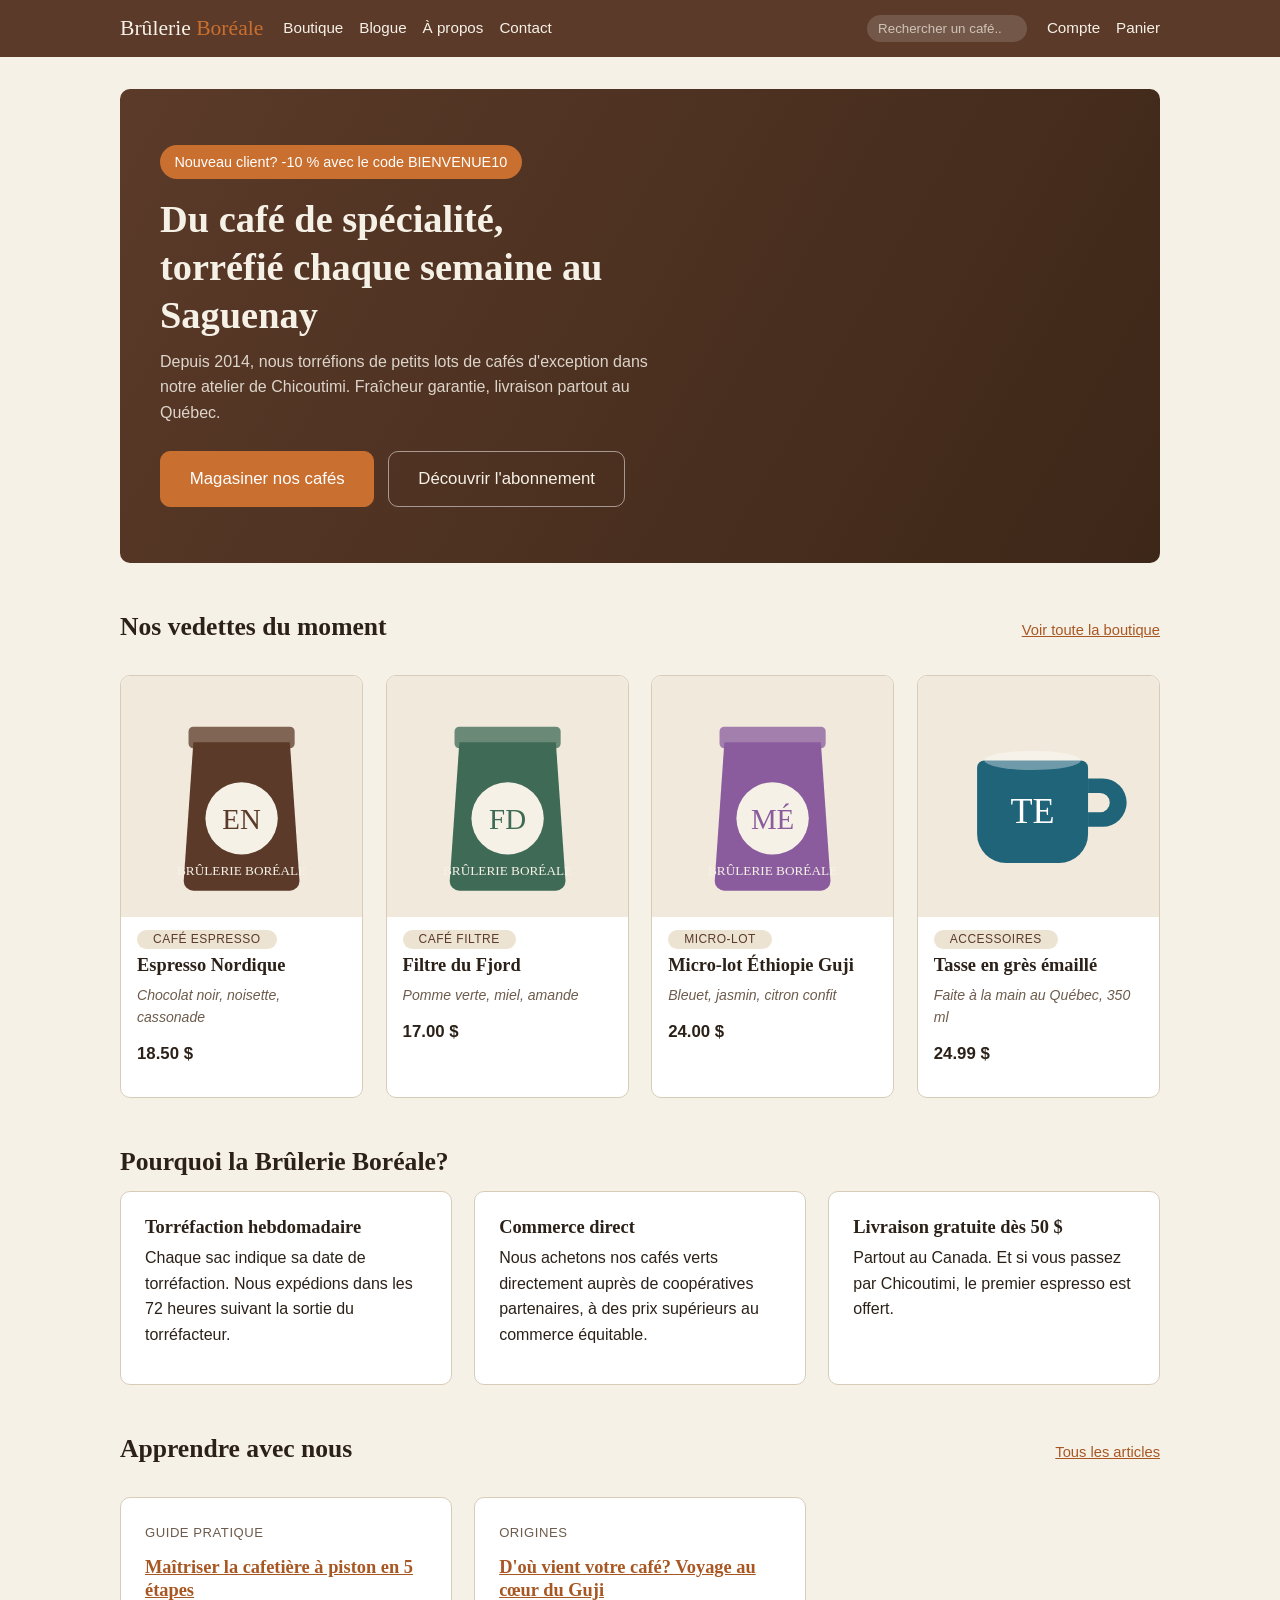
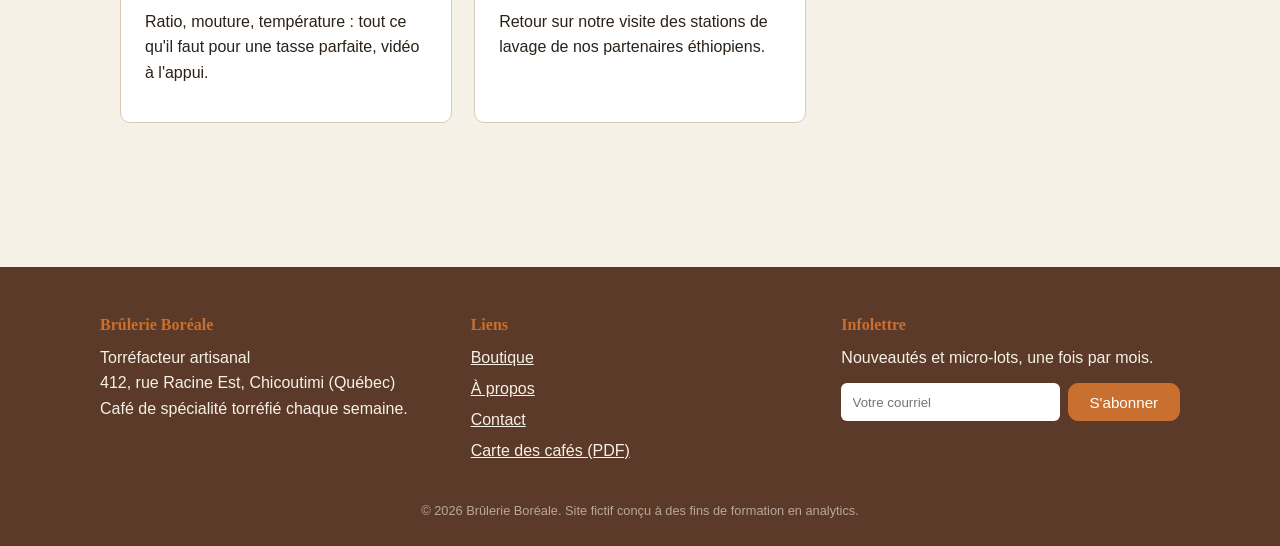
<file: index.html>
<!doctype html>
<html lang="fr-CA">
<head>
<meta charset="utf-8">
<meta name="viewport" content="width=device-width, initial-scale=1">
<title>Brûlerie Boréale | Torréfacteur artisanal à Chicoutimi</title>
<meta name="description" content="Café de spécialité torréfié chaque semaine à Chicoutimi. Boutique en ligne, abonnements et accessoires.">
<link rel="stylesheet" href="css/style.css">
<script src="js/config.js"></script>
<script src="js/tracking.js"></script>
<script>BB.pageMeta('accueil');</script>
<script src="js/gtm-loader.js"></script>
</head>
<body>
<!-- Google Tag Manager (noscript) -->
<noscript><iframe src="https://www.googletagmanager.com/ns.html?id=GTM-TPZQD2PT" height="0" width="0" style="display:none;visibility:hidden"></iframe></noscript>
<!-- End Google Tag Manager (noscript) -->

<header class="site-header">
  <div class="header-inner">
    <a class="logo" href="index.html">Brûlerie&nbsp;<span>Boréale</span></a>
    <nav class="main-nav">
      <a href="boutique.html">Boutique</a>
      <a href="blogue.html">Blogue</a>
      <a href="a-propos.html">À propos</a>
      <a href="contact.html">Contact</a>
    </nav>
    <form class="search-form" action="boutique.html" method="get">
      <input type="search" name="q" placeholder="Rechercher un café..." aria-label="Rechercher">
    </form>
    <div class="header-actions">
      <a href="compte.html" id="account-link">Compte</a>
      <a href="panier.html" class="cart-link">Panier <span class="cart-badge" id="cart-badge" hidden>0</span></a>
    </div>
  </div>
</header>

<main>
  <div class="hero">
    <a class="hero-promo" id="hero-promo-link" href="boutique.html">Nouveau client? -10 % avec le code BIENVENUE10</a>
    <h1>Du café de spécialité, torréfié chaque semaine au Saguenay</h1>
    <p>Depuis 2014, nous torréfions de petits lots de cafés d'exception dans notre atelier de Chicoutimi. Fraîcheur garantie, livraison partout au Québec.</p>
    <a href="boutique.html" class="btn btn-accent btn-lg" data-cta="hero_magasiner">Magasiner nos cafés</a>
    <a href="produit.html?sku=ABO-012" class="btn btn-ghost btn-lg" data-cta="hero_abonnement">Découvrir l'abonnement</a>
  </div>

  <section>
    <div class="section-header">
      <h2>Nos vedettes du moment</h2>
      <a href="boutique.html">Voir toute la boutique</a>
    </div>
    <div class="product-grid" id="featured-grid"></div>
  </section>

  <section>
    <h2>Pourquoi la Brûlerie Boréale?</h2>
    <div class="value-props">
      <div class="value-prop">
        <h3>Torréfaction hebdomadaire</h3>
        <p>Chaque sac indique sa date de torréfaction. Nous expédions dans les 72 heures suivant la sortie du torréfacteur.</p>
      </div>
      <div class="value-prop">
        <h3>Commerce direct</h3>
        <p>Nous achetons nos cafés verts directement auprès de coopératives partenaires, à des prix supérieurs au commerce équitable.</p>
      </div>
      <div class="value-prop">
        <h3>Livraison gratuite dès 50 $</h3>
        <p>Partout au Canada. Et si vous passez par Chicoutimi, le premier espresso est offert.</p>
      </div>
    </div>
  </section>

  <section>
    <div class="section-header">
      <h2>Apprendre avec nous</h2>
      <a href="blogue.html">Tous les articles</a>
    </div>
    <div class="article-grid">
      <div class="article-card">
        <p class="meta">Guide pratique</p>
        <h3><a href="blogue-guide-infusion.html">Maîtriser la cafetière à piston en 5 étapes</a></h3>
        <p>Ratio, mouture, température : tout ce qu'il faut pour une tasse parfaite, vidéo à l'appui.</p>
      </div>
      <div class="article-card">
        <p class="meta">Origines</p>
        <h3><a href="blogue-cafe-origines.html">D'où vient votre café? Voyage au cœur du Guji</a></h3>
        <p>Retour sur notre visite des stations de lavage de nos partenaires éthiopiens.</p>
      </div>
    </div>
  </section>
</main>

<footer class="site-footer">
  <div class="footer-inner">
    <div>
      <h3>Brûlerie Boréale</h3>
      <p>Torréfacteur artisanal<br>412, rue Racine Est, Chicoutimi (Québec)<br>Café de spécialité torréfié chaque semaine.</p>
    </div>
    <div>
      <h3>Liens</h3>
      <ul>
        <li><a href="boutique.html">Boutique</a></li>
        <li><a href="a-propos.html">À propos</a></li>
        <li><a href="contact.html">Contact</a></li>
        <li><a href="assets/carte-des-cafes.pdf">Carte des cafés (PDF)</a></li>
      </ul>
    </div>
    <div>
      <h3>Infolettre</h3>
      <p>Nouveautés et micro-lots, une fois par mois.</p>
      <form id="newsletter-form" class="newsletter-form">
        <input type="email" name="email" placeholder="Votre courriel" required aria-label="Courriel">
        <button type="submit" class="btn btn-accent">S'abonner</button>
      </form>
      <p class="newsletter-success" hidden>Merci! Vous êtes maintenant sur la liste.</p>
    </div>
  </div>
  <p class="footer-legal">© 2026 Brûlerie Boréale. Site fictif conçu à des fins de formation en analytics.</p>
</footer>

<script src="js/catalog.js"></script>
<script src="js/cart.js"></script>
<script src="js/main.js"></script>
<script src="js/pages/home.js"></script>
</body>
</html>
</file>
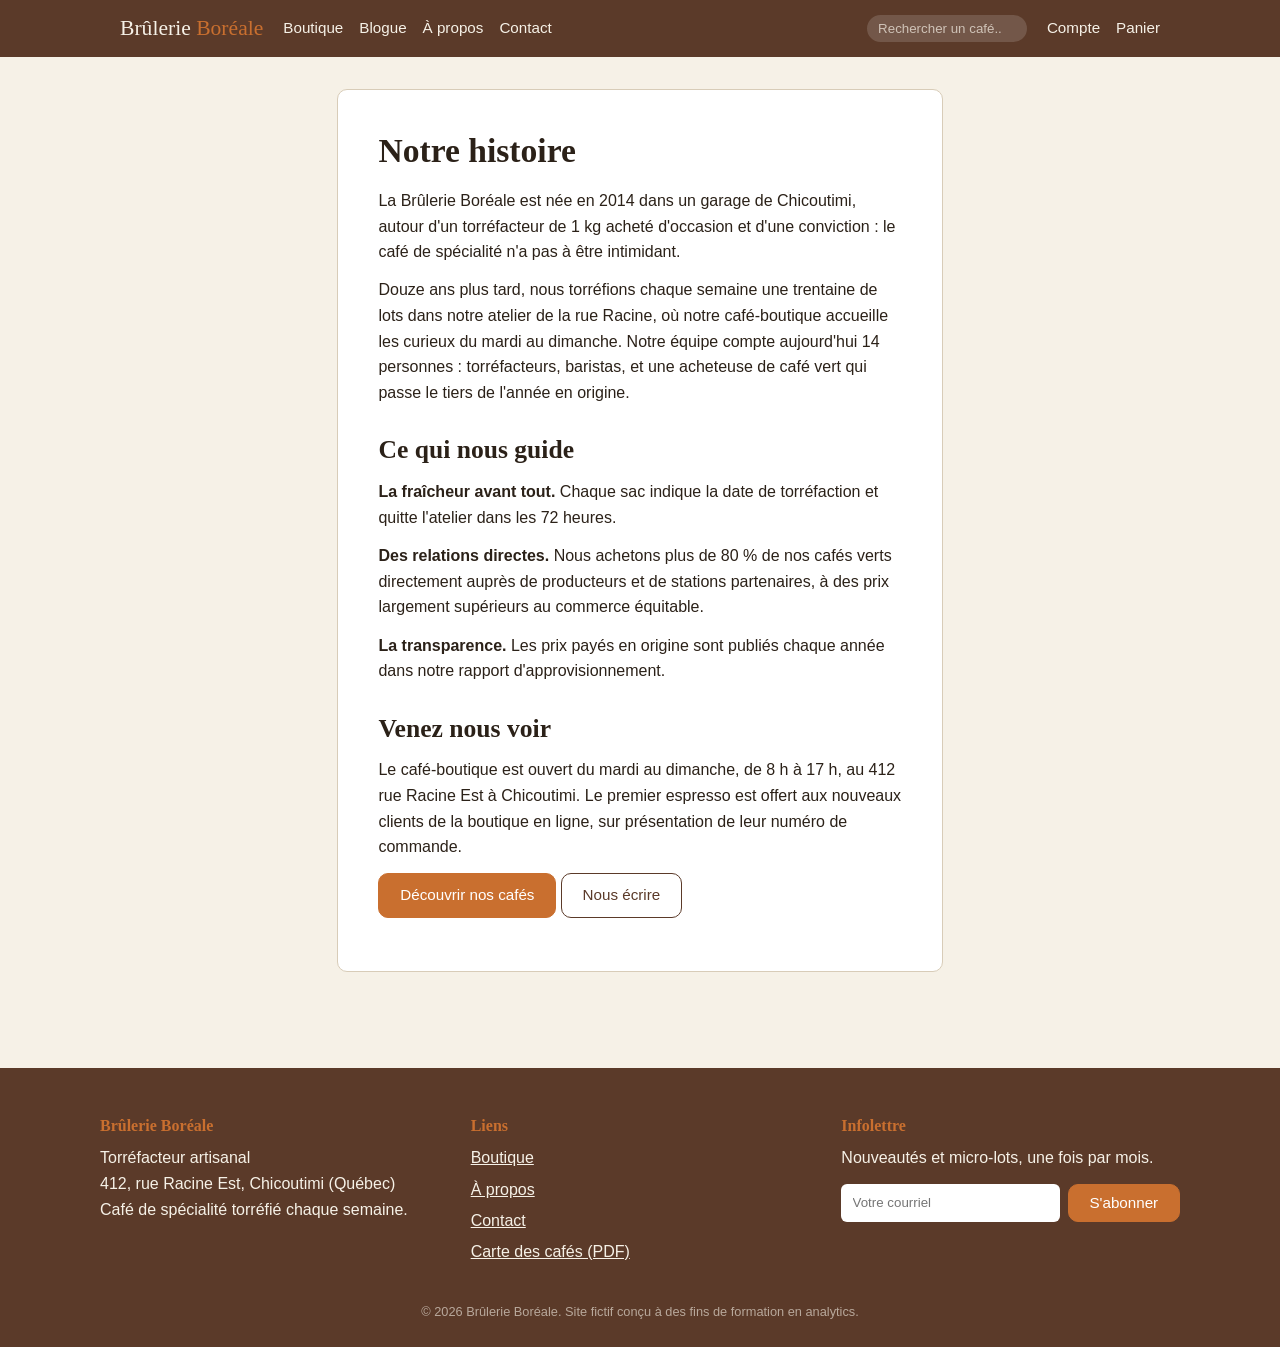
<file: a-propos.html>
<!doctype html>
<html lang="fr-CA">
<head>
<meta charset="utf-8">
<meta name="viewport" content="width=device-width, initial-scale=1">
<title>À propos | Brûlerie Boréale</title>
<meta name="description" content="L'histoire de la Brûlerie Boréale, torréfacteur artisanal fondé à Chicoutimi en 2014.">
<link rel="stylesheet" href="css/style.css">
<script src="js/config.js"></script>
<script src="js/tracking.js"></script>
<script>BB.pageMeta('a_propos');</script>
<script src="js/gtm-loader.js"></script>
</head>
<body>
<!-- Google Tag Manager (noscript) -->
<noscript><iframe src="https://www.googletagmanager.com/ns.html?id=GTM-TPZQD2PT" height="0" width="0" style="display:none;visibility:hidden"></iframe></noscript>
<!-- End Google Tag Manager (noscript) -->

<header class="site-header">
  <div class="header-inner">
    <a class="logo" href="index.html">Brûlerie&nbsp;<span>Boréale</span></a>
    <nav class="main-nav">
      <a href="boutique.html">Boutique</a>
      <a href="blogue.html">Blogue</a>
      <a href="a-propos.html">À propos</a>
      <a href="contact.html">Contact</a>
    </nav>
    <form class="search-form" action="boutique.html" method="get">
      <input type="search" name="q" placeholder="Rechercher un café..." aria-label="Rechercher">
    </form>
    <div class="header-actions">
      <a href="compte.html" id="account-link">Compte</a>
      <a href="panier.html" class="cart-link">Panier <span class="cart-badge" id="cart-badge" hidden>0</span></a>
    </div>
  </div>
</header>

<main>
  <article class="article-body">
    <h1>Notre histoire</h1>
    <p>La Brûlerie Boréale est née en 2014 dans un garage de Chicoutimi, autour d'un torréfacteur de 1 kg acheté d'occasion et d'une conviction : le café de spécialité n'a pas à être intimidant.</p>
    <p>Douze ans plus tard, nous torréfions chaque semaine une trentaine de lots dans notre atelier de la rue Racine, où notre café-boutique accueille les curieux du mardi au dimanche. Notre équipe compte aujourd'hui 14 personnes : torréfacteurs, baristas, et une acheteuse de café vert qui passe le tiers de l'année en origine.</p>

    <h2>Ce qui nous guide</h2>
    <p><strong>La fraîcheur avant tout.</strong> Chaque sac indique la date de torréfaction et quitte l'atelier dans les 72 heures.</p>
    <p><strong>Des relations directes.</strong> Nous achetons plus de 80 % de nos cafés verts directement auprès de producteurs et de stations partenaires, à des prix largement supérieurs au commerce équitable.</p>
    <p><strong>La transparence.</strong> Les prix payés en origine sont publiés chaque année dans notre rapport d'approvisionnement.</p>

    <h2>Venez nous voir</h2>
    <p>Le café-boutique est ouvert du mardi au dimanche, de 8 h à 17 h, au 412 rue Racine Est à Chicoutimi. Le premier espresso est offert aux nouveaux clients de la boutique en ligne, sur présentation de leur numéro de commande.</p>

    <p><a href="boutique.html" class="btn btn-accent" data-cta="apropos_vers_boutique">Découvrir nos cafés</a>
    <a href="contact.html" class="btn" data-cta="apropos_vers_contact">Nous écrire</a></p>
  </article>
</main>

<footer class="site-footer">
  <div class="footer-inner">
    <div>
      <h3>Brûlerie Boréale</h3>
      <p>Torréfacteur artisanal<br>412, rue Racine Est, Chicoutimi (Québec)<br>Café de spécialité torréfié chaque semaine.</p>
    </div>
    <div>
      <h3>Liens</h3>
      <ul>
        <li><a href="boutique.html">Boutique</a></li>
        <li><a href="a-propos.html">À propos</a></li>
        <li><a href="contact.html">Contact</a></li>
        <li><a href="assets/carte-des-cafes.pdf">Carte des cafés (PDF)</a></li>
      </ul>
    </div>
    <div>
      <h3>Infolettre</h3>
      <p>Nouveautés et micro-lots, une fois par mois.</p>
      <form id="newsletter-form" class="newsletter-form">
        <input type="email" name="email" placeholder="Votre courriel" required aria-label="Courriel">
        <button type="submit" class="btn btn-accent">S'abonner</button>
      </form>
      <p class="newsletter-success" hidden>Merci! Vous êtes maintenant sur la liste.</p>
    </div>
  </div>
  <p class="footer-legal">© 2026 Brûlerie Boréale. Site fictif conçu à des fins de formation en analytics.</p>
</footer>

<script src="js/catalog.js"></script>
<script src="js/cart.js"></script>
<script src="js/main.js"></script>
</body>
</html>
</file>
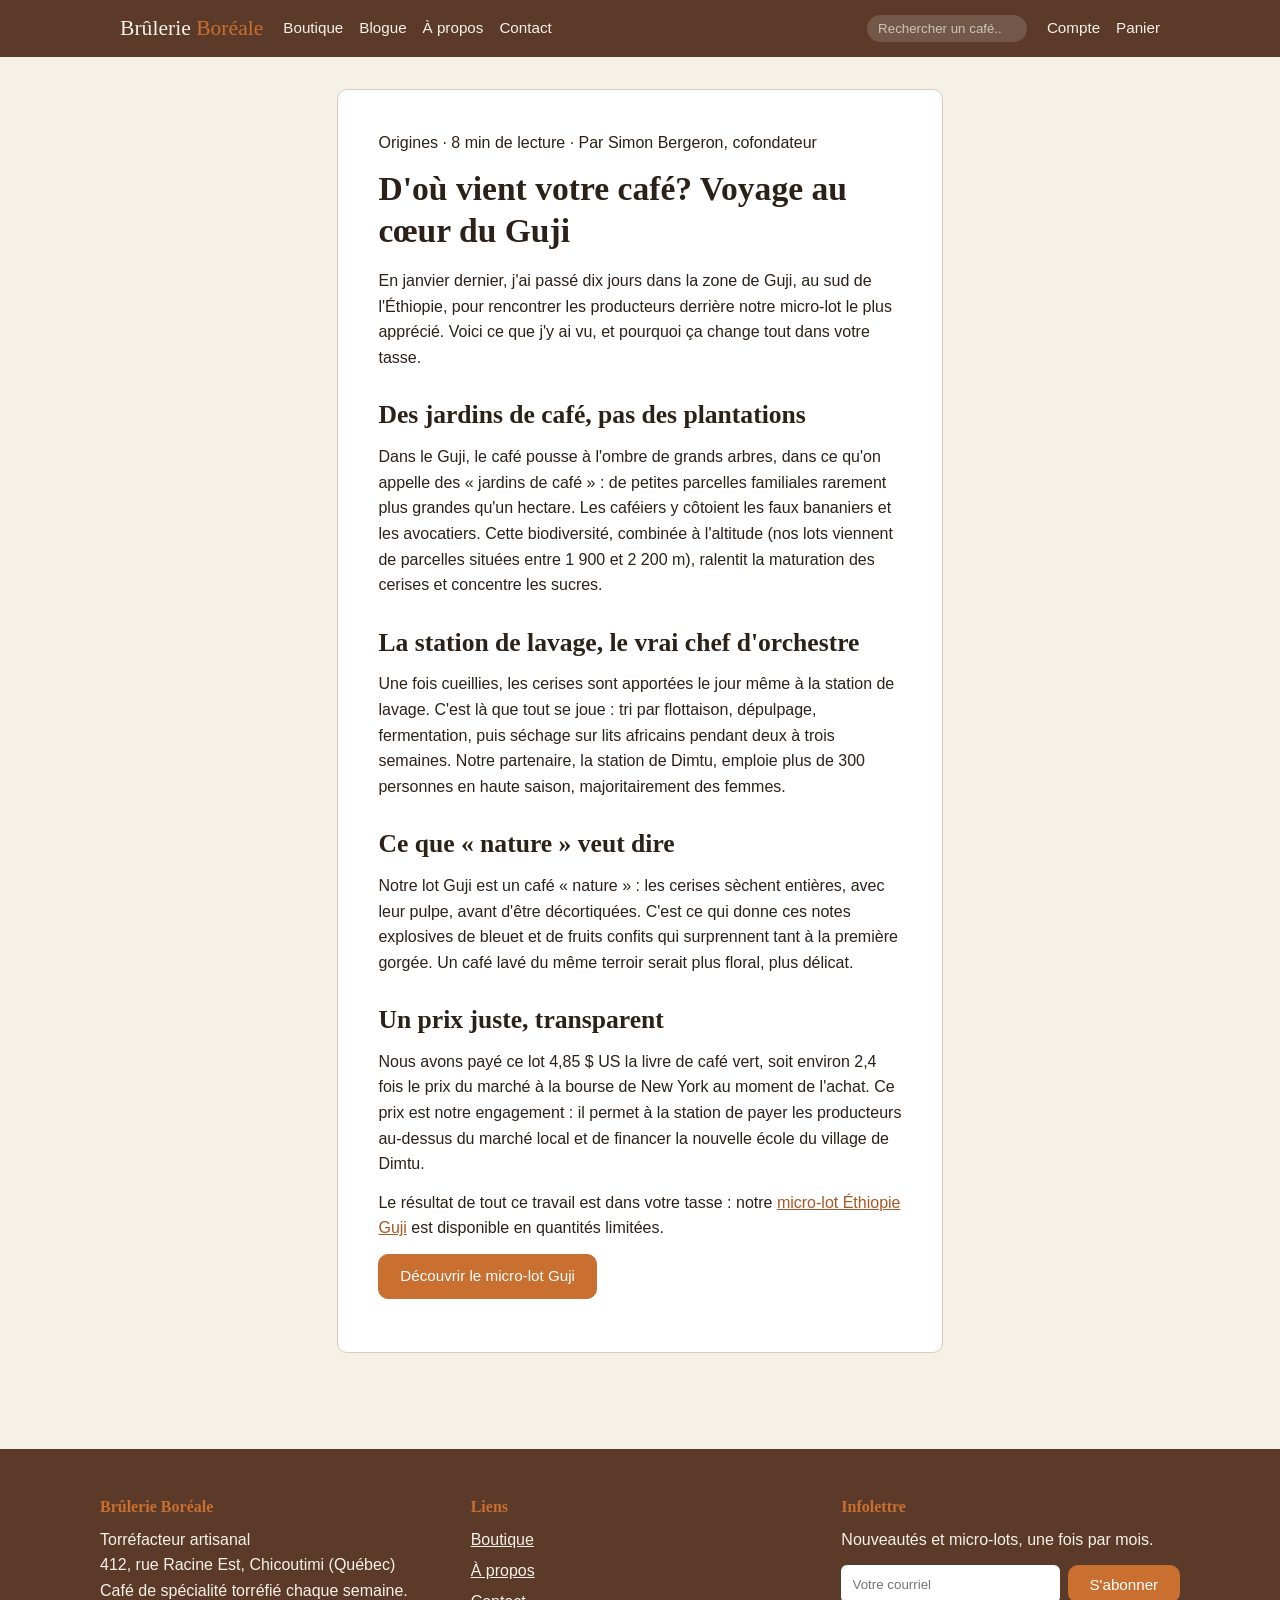
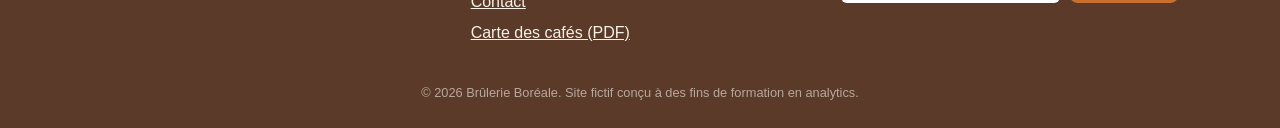
<file: blogue-cafe-origines.html>
<!doctype html>
<html lang="fr-CA">
<head>
<meta charset="utf-8">
<meta name="viewport" content="width=device-width, initial-scale=1">
<title>D'où vient votre café? Voyage au cœur du Guji | Brûlerie Boréale</title>
<link rel="stylesheet" href="css/style.css">
<script src="js/config.js"></script>
<script src="js/tracking.js"></script>
<script>BB.pageMeta('article', { article_id: 'origines-guji', article_category: 'origines' });</script>
<script src="js/gtm-loader.js"></script>
</head>
<body>
<!-- Google Tag Manager (noscript) -->
<noscript><iframe src="https://www.googletagmanager.com/ns.html?id=GTM-TPZQD2PT" height="0" width="0" style="display:none;visibility:hidden"></iframe></noscript>
<!-- End Google Tag Manager (noscript) -->

<header class="site-header">
  <div class="header-inner">
    <a class="logo" href="index.html">Brûlerie&nbsp;<span>Boréale</span></a>
    <nav class="main-nav">
      <a href="boutique.html">Boutique</a>
      <a href="blogue.html">Blogue</a>
      <a href="a-propos.html">À propos</a>
      <a href="contact.html">Contact</a>
    </nav>
    <form class="search-form" action="boutique.html" method="get">
      <input type="search" name="q" placeholder="Rechercher un café..." aria-label="Rechercher">
    </form>
    <div class="header-actions">
      <a href="compte.html" id="account-link">Compte</a>
      <a href="panier.html" class="cart-link">Panier <span class="cart-badge" id="cart-badge" hidden>0</span></a>
    </div>
  </div>
</header>

<main>
  <article class="article-body">
    <p class="meta">Origines · 8 min de lecture · Par Simon Bergeron, cofondateur</p>
    <h1>D'où vient votre café? Voyage au cœur du Guji</h1>

    <p>En janvier dernier, j'ai passé dix jours dans la zone de Guji, au sud de l'Éthiopie, pour rencontrer les producteurs derrière notre micro-lot le plus apprécié. Voici ce que j'y ai vu, et pourquoi ça change tout dans votre tasse.</p>

    <h2>Des jardins de café, pas des plantations</h2>
    <p>Dans le Guji, le café pousse à l'ombre de grands arbres, dans ce qu'on appelle des « jardins de café » : de petites parcelles familiales rarement plus grandes qu'un hectare. Les caféiers y côtoient les faux bananiers et les avocatiers. Cette biodiversité, combinée à l'altitude (nos lots viennent de parcelles situées entre 1 900 et 2 200 m), ralentit la maturation des cerises et concentre les sucres.</p>

    <h2>La station de lavage, le vrai chef d'orchestre</h2>
    <p>Une fois cueillies, les cerises sont apportées le jour même à la station de lavage. C'est là que tout se joue : tri par flottaison, dépulpage, fermentation, puis séchage sur lits africains pendant deux à trois semaines. Notre partenaire, la station de Dimtu, emploie plus de 300 personnes en haute saison, majoritairement des femmes.</p>

    <h2>Ce que « nature » veut dire</h2>
    <p>Notre lot Guji est un café « nature » : les cerises sèchent entières, avec leur pulpe, avant d'être décortiquées. C'est ce qui donne ces notes explosives de bleuet et de fruits confits qui surprennent tant à la première gorgée. Un café lavé du même terroir serait plus floral, plus délicat.</p>

    <h2>Un prix juste, transparent</h2>
    <p>Nous avons payé ce lot 4,85 $ US la livre de café vert, soit environ 2,4 fois le prix du marché à la bourse de New York au moment de l'achat. Ce prix est notre engagement : il permet à la station de payer les producteurs au-dessus du marché local et de financer la nouvelle école du village de Dimtu.</p>

    <p>Le résultat de tout ce travail est dans votre tasse : notre <a href="produit.html?sku=MIC-007">micro-lot Éthiopie Guji</a> est disponible en quantités limitées.</p>

    <p><a href="produit.html?sku=MIC-007" class="btn btn-accent" data-cta="article_origines_vers_produit">Découvrir le micro-lot Guji</a></p>
  </article>
</main>

<footer class="site-footer">
  <div class="footer-inner">
    <div>
      <h3>Brûlerie Boréale</h3>
      <p>Torréfacteur artisanal<br>412, rue Racine Est, Chicoutimi (Québec)<br>Café de spécialité torréfié chaque semaine.</p>
    </div>
    <div>
      <h3>Liens</h3>
      <ul>
        <li><a href="boutique.html">Boutique</a></li>
        <li><a href="a-propos.html">À propos</a></li>
        <li><a href="contact.html">Contact</a></li>
        <li><a href="assets/carte-des-cafes.pdf">Carte des cafés (PDF)</a></li>
      </ul>
    </div>
    <div>
      <h3>Infolettre</h3>
      <p>Nouveautés et micro-lots, une fois par mois.</p>
      <form id="newsletter-form" class="newsletter-form">
        <input type="email" name="email" placeholder="Votre courriel" required aria-label="Courriel">
        <button type="submit" class="btn btn-accent">S'abonner</button>
      </form>
      <p class="newsletter-success" hidden>Merci! Vous êtes maintenant sur la liste.</p>
    </div>
  </div>
  <p class="footer-legal">© 2026 Brûlerie Boréale. Site fictif conçu à des fins de formation en analytics.</p>
</footer>

<script src="js/catalog.js"></script>
<script src="js/cart.js"></script>
<script src="js/main.js"></script>
</body>
</html>
</file>
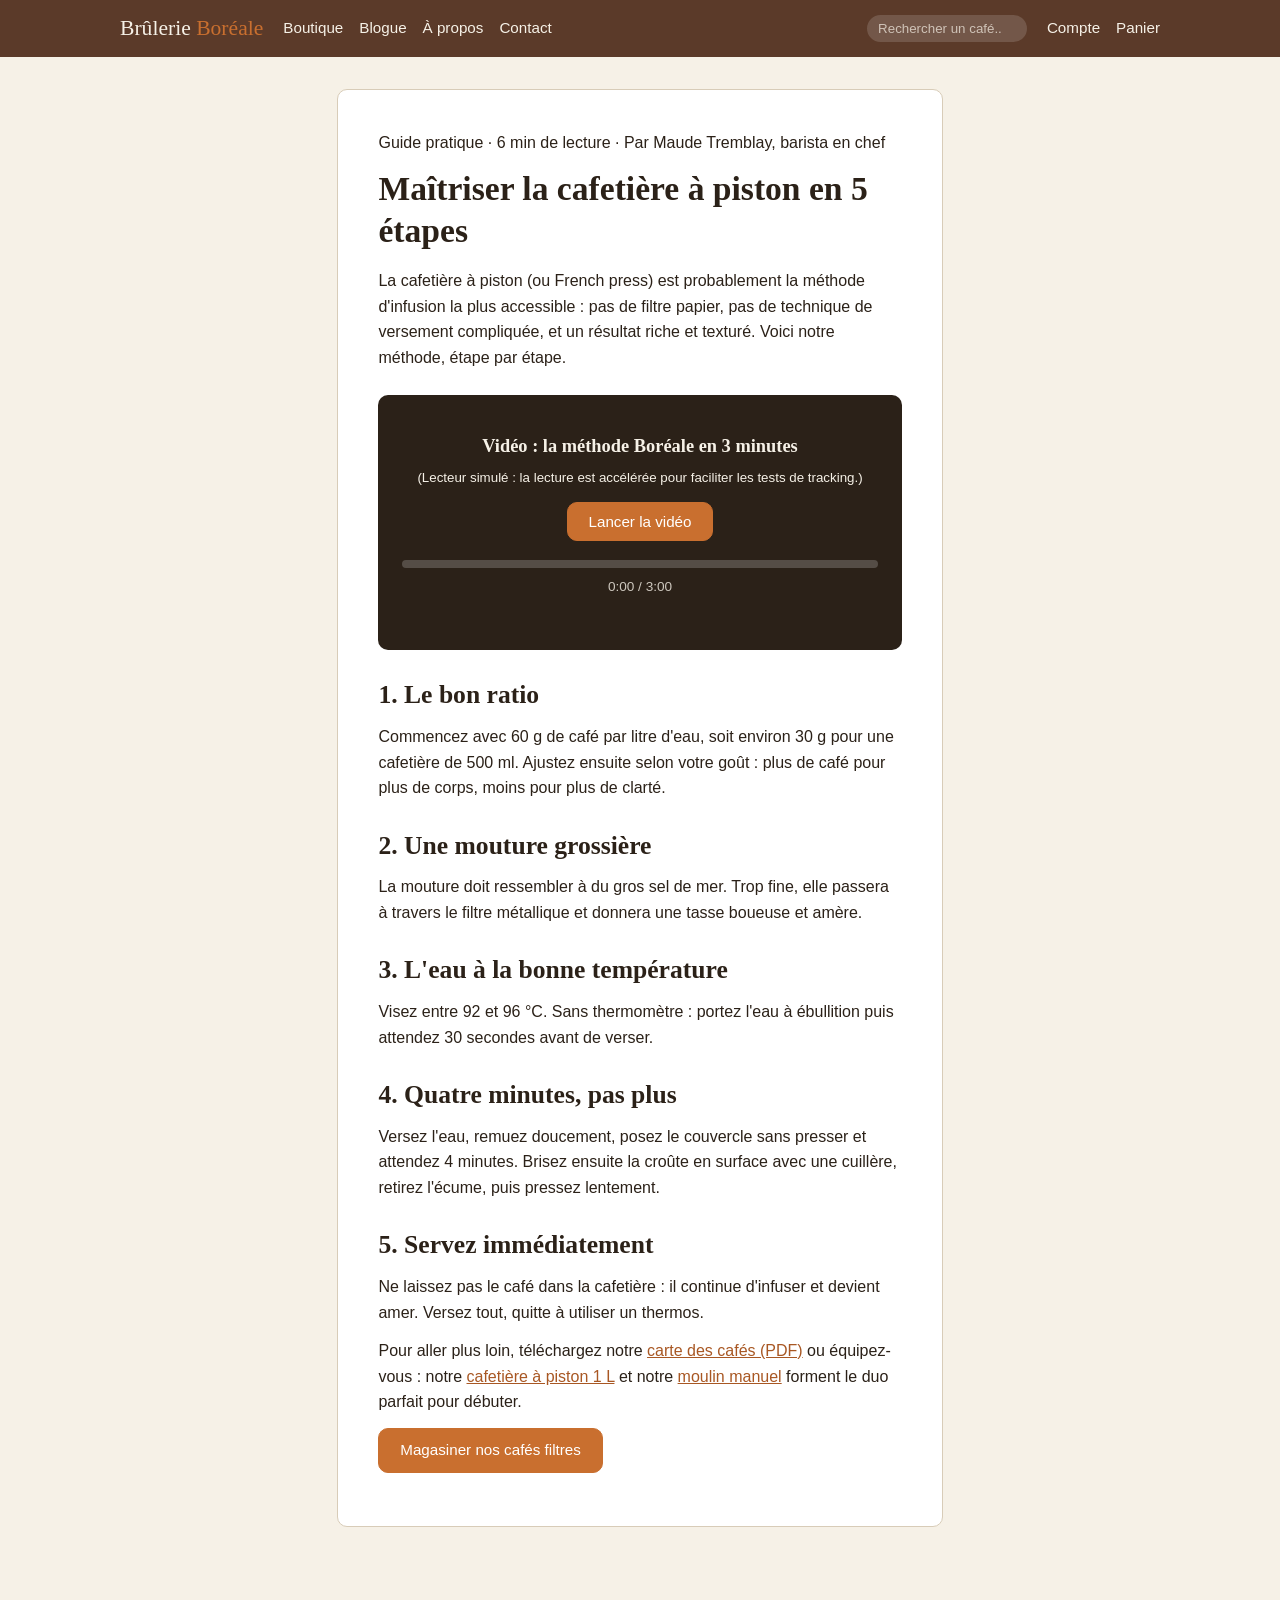
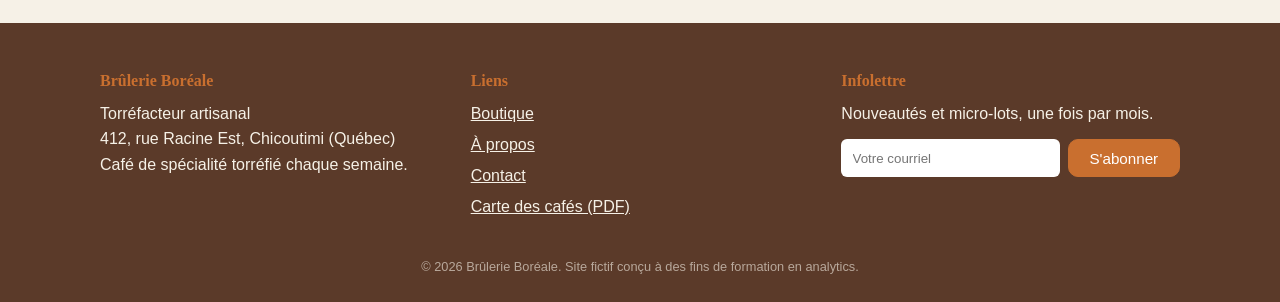
<file: blogue-guide-infusion.html>
<!doctype html>
<html lang="fr-CA">
<head>
<meta charset="utf-8">
<meta name="viewport" content="width=device-width, initial-scale=1">
<title>Maîtriser la cafetière à piston en 5 étapes | Brûlerie Boréale</title>
<link rel="stylesheet" href="css/style.css">
<script src="js/config.js"></script>
<script src="js/tracking.js"></script>
<script>BB.pageMeta('article', { article_id: 'guide-infusion-piston', article_category: 'guide' });</script>
<script src="js/gtm-loader.js"></script>
</head>
<body>
<!-- Google Tag Manager (noscript) -->
<noscript><iframe src="https://www.googletagmanager.com/ns.html?id=GTM-TPZQD2PT" height="0" width="0" style="display:none;visibility:hidden"></iframe></noscript>
<!-- End Google Tag Manager (noscript) -->

<header class="site-header">
  <div class="header-inner">
    <a class="logo" href="index.html">Brûlerie&nbsp;<span>Boréale</span></a>
    <nav class="main-nav">
      <a href="boutique.html">Boutique</a>
      <a href="blogue.html">Blogue</a>
      <a href="a-propos.html">À propos</a>
      <a href="contact.html">Contact</a>
    </nav>
    <form class="search-form" action="boutique.html" method="get">
      <input type="search" name="q" placeholder="Rechercher un café..." aria-label="Rechercher">
    </form>
    <div class="header-actions">
      <a href="compte.html" id="account-link">Compte</a>
      <a href="panier.html" class="cart-link">Panier <span class="cart-badge" id="cart-badge" hidden>0</span></a>
    </div>
  </div>
</header>

<main>
  <article class="article-body">
    <p class="meta">Guide pratique · 6 min de lecture · Par Maude Tremblay, barista en chef</p>
    <h1>Maîtriser la cafetière à piston en 5 étapes</h1>

    <p>La cafetière à piston (ou French press) est probablement la méthode d'infusion la plus accessible : pas de filtre papier, pas de technique de versement compliquée, et un résultat riche et texturé. Voici notre méthode, étape par étape.</p>

    <div class="video-player" id="video-player">
      <h3>Vidéo : la méthode Boréale en 3 minutes</h3>
      <p><small>(Lecteur simulé : la lecture est accélérée pour faciliter les tests de tracking.)</small></p>
      <button class="btn btn-accent" id="video-play">Lancer la vidéo</button>
      <div class="video-progress"><div class="video-progress-bar" id="video-progress-bar"></div></div>
      <p class="video-time" id="video-time">0:00 / 3:00</p>
    </div>

    <h2>1. Le bon ratio</h2>
    <p>Commencez avec 60 g de café par litre d'eau, soit environ 30 g pour une cafetière de 500 ml. Ajustez ensuite selon votre goût : plus de café pour plus de corps, moins pour plus de clarté.</p>

    <h2>2. Une mouture grossière</h2>
    <p>La mouture doit ressembler à du gros sel de mer. Trop fine, elle passera à travers le filtre métallique et donnera une tasse boueuse et amère.</p>

    <h2>3. L'eau à la bonne température</h2>
    <p>Visez entre 92 et 96 °C. Sans thermomètre : portez l'eau à ébullition puis attendez 30 secondes avant de verser.</p>

    <h2>4. Quatre minutes, pas plus</h2>
    <p>Versez l'eau, remuez doucement, posez le couvercle sans presser et attendez 4 minutes. Brisez ensuite la croûte en surface avec une cuillère, retirez l'écume, puis pressez lentement.</p>

    <h2>5. Servez immédiatement</h2>
    <p>Ne laissez pas le café dans la cafetière : il continue d'infuser et devient amer. Versez tout, quitte à utiliser un thermos.</p>

    <p>Pour aller plus loin, téléchargez notre <a href="assets/carte-des-cafes.pdf">carte des cafés (PDF)</a> ou équipez-vous : notre <a href="produit.html?sku=ACC-010">cafetière à piston 1 L</a> et notre <a href="produit.html?sku=ACC-009">moulin manuel</a> forment le duo parfait pour débuter.</p>

    <p><a href="boutique.html" class="btn btn-accent" data-cta="article_guide_vers_boutique">Magasiner nos cafés filtres</a></p>
  </article>
</main>

<footer class="site-footer">
  <div class="footer-inner">
    <div>
      <h3>Brûlerie Boréale</h3>
      <p>Torréfacteur artisanal<br>412, rue Racine Est, Chicoutimi (Québec)<br>Café de spécialité torréfié chaque semaine.</p>
    </div>
    <div>
      <h3>Liens</h3>
      <ul>
        <li><a href="boutique.html">Boutique</a></li>
        <li><a href="a-propos.html">À propos</a></li>
        <li><a href="contact.html">Contact</a></li>
        <li><a href="assets/carte-des-cafes.pdf">Carte des cafés (PDF)</a></li>
      </ul>
    </div>
    <div>
      <h3>Infolettre</h3>
      <p>Nouveautés et micro-lots, une fois par mois.</p>
      <form id="newsletter-form" class="newsletter-form">
        <input type="email" name="email" placeholder="Votre courriel" required aria-label="Courriel">
        <button type="submit" class="btn btn-accent">S'abonner</button>
      </form>
      <p class="newsletter-success" hidden>Merci! Vous êtes maintenant sur la liste.</p>
    </div>
  </div>
  <p class="footer-legal">© 2026 Brûlerie Boréale. Site fictif conçu à des fins de formation en analytics.</p>
</footer>

<script src="js/catalog.js"></script>
<script src="js/cart.js"></script>
<script src="js/main.js"></script>
<script src="js/pages/article-video.js"></script>
</body>
</html>
</file>
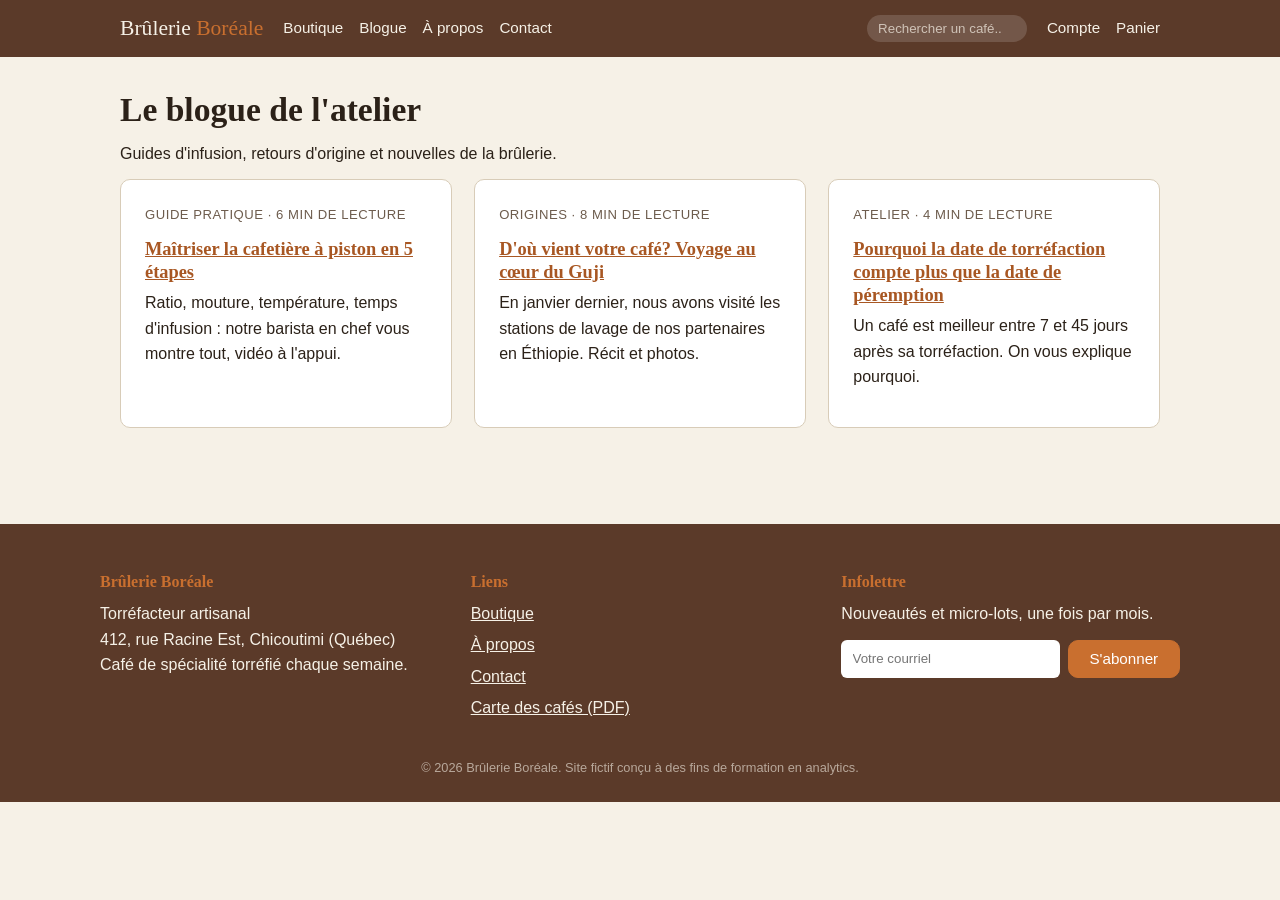
<file: blogue.html>
<!doctype html>
<html lang="fr-CA">
<head>
<meta charset="utf-8">
<meta name="viewport" content="width=device-width, initial-scale=1">
<title>Blogue | Brûlerie Boréale</title>
<meta name="description" content="Guides d'infusion, origines de nos cafés et nouvelles de l'atelier.">
<link rel="stylesheet" href="css/style.css">
<script src="js/config.js"></script>
<script src="js/tracking.js"></script>
<script>BB.pageMeta('blogue');</script>
<script src="js/gtm-loader.js"></script>
</head>
<body>
<!-- Google Tag Manager (noscript) -->
<noscript><iframe src="https://www.googletagmanager.com/ns.html?id=GTM-TPZQD2PT" height="0" width="0" style="display:none;visibility:hidden"></iframe></noscript>
<!-- End Google Tag Manager (noscript) -->

<header class="site-header">
  <div class="header-inner">
    <a class="logo" href="index.html">Brûlerie&nbsp;<span>Boréale</span></a>
    <nav class="main-nav">
      <a href="boutique.html">Boutique</a>
      <a href="blogue.html">Blogue</a>
      <a href="a-propos.html">À propos</a>
      <a href="contact.html">Contact</a>
    </nav>
    <form class="search-form" action="boutique.html" method="get">
      <input type="search" name="q" placeholder="Rechercher un café..." aria-label="Rechercher">
    </form>
    <div class="header-actions">
      <a href="compte.html" id="account-link">Compte</a>
      <a href="panier.html" class="cart-link">Panier <span class="cart-badge" id="cart-badge" hidden>0</span></a>
    </div>
  </div>
</header>

<main>
  <h1>Le blogue de l'atelier</h1>
  <p>Guides d'infusion, retours d'origine et nouvelles de la brûlerie.</p>

  <div class="article-grid">
    <article class="article-card">
      <p class="meta">Guide pratique · 6 min de lecture</p>
      <h3><a href="blogue-guide-infusion.html" data-article-id="guide-infusion-piston" data-article-title="Maîtriser la cafetière à piston en 5 étapes">Maîtriser la cafetière à piston en 5 étapes</a></h3>
      <p>Ratio, mouture, température, temps d'infusion : notre barista en chef vous montre tout, vidéo à l'appui.</p>
    </article>

    <article class="article-card">
      <p class="meta">Origines · 8 min de lecture</p>
      <h3><a href="blogue-cafe-origines.html" data-article-id="origines-guji" data-article-title="D'où vient votre café? Voyage au cœur du Guji">D'où vient votre café? Voyage au cœur du Guji</a></h3>
      <p>En janvier dernier, nous avons visité les stations de lavage de nos partenaires en Éthiopie. Récit et photos.</p>
    </article>

    <article class="article-card">
      <p class="meta">Atelier · 4 min de lecture</p>
      <h3><a href="blogue-guide-infusion.html" data-article-id="guide-infusion-piston" data-article-title="Maîtriser la cafetière à piston en 5 étapes">Pourquoi la date de torréfaction compte plus que la date de péremption</a></h3>
      <p>Un café est meilleur entre 7 et 45 jours après sa torréfaction. On vous explique pourquoi.</p>
    </article>
  </div>
</main>

<footer class="site-footer">
  <div class="footer-inner">
    <div>
      <h3>Brûlerie Boréale</h3>
      <p>Torréfacteur artisanal<br>412, rue Racine Est, Chicoutimi (Québec)<br>Café de spécialité torréfié chaque semaine.</p>
    </div>
    <div>
      <h3>Liens</h3>
      <ul>
        <li><a href="boutique.html">Boutique</a></li>
        <li><a href="a-propos.html">À propos</a></li>
        <li><a href="contact.html">Contact</a></li>
        <li><a href="assets/carte-des-cafes.pdf">Carte des cafés (PDF)</a></li>
      </ul>
    </div>
    <div>
      <h3>Infolettre</h3>
      <p>Nouveautés et micro-lots, une fois par mois.</p>
      <form id="newsletter-form" class="newsletter-form">
        <input type="email" name="email" placeholder="Votre courriel" required aria-label="Courriel">
        <button type="submit" class="btn btn-accent">S'abonner</button>
      </form>
      <p class="newsletter-success" hidden>Merci! Vous êtes maintenant sur la liste.</p>
    </div>
  </div>
  <p class="footer-legal">© 2026 Brûlerie Boréale. Site fictif conçu à des fins de formation en analytics.</p>
</footer>

<script src="js/catalog.js"></script>
<script src="js/cart.js"></script>
<script src="js/main.js"></script>
<script src="js/pages/blog.js"></script>
</body>
</html>
</file>
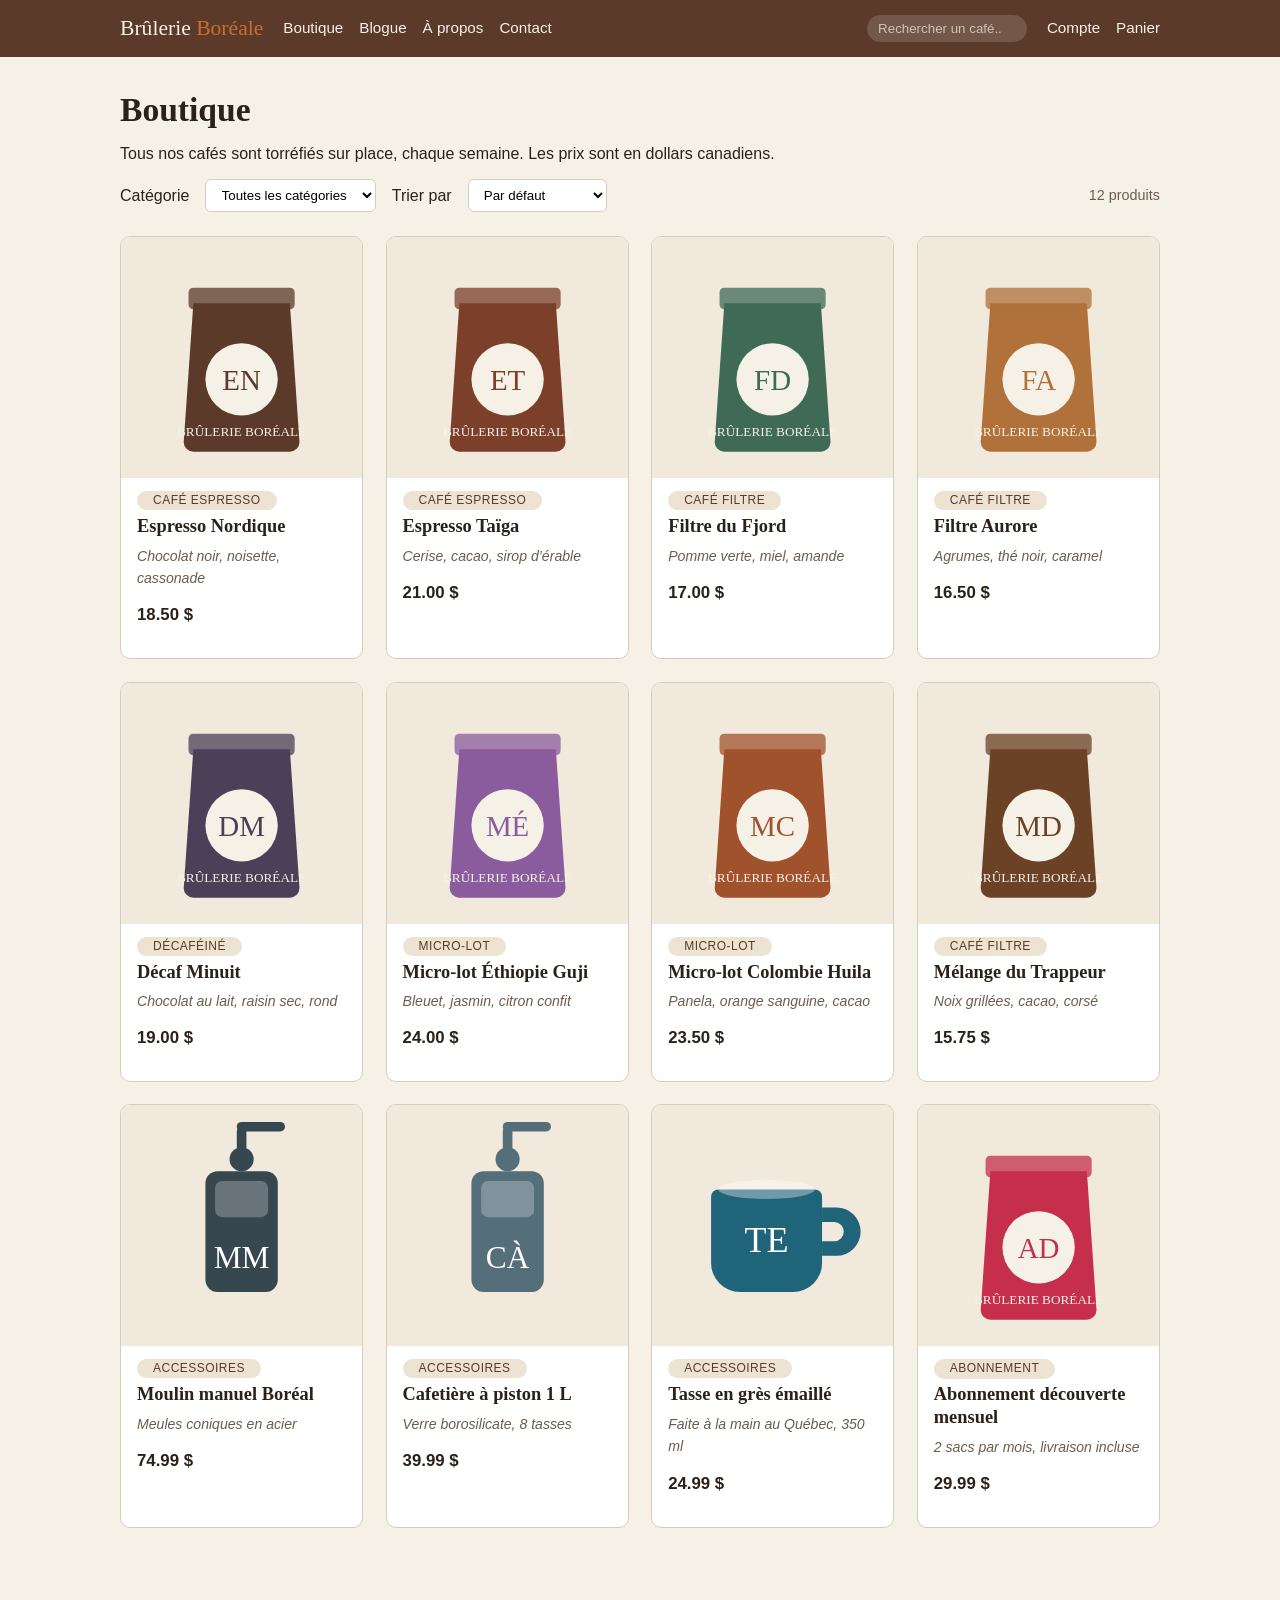
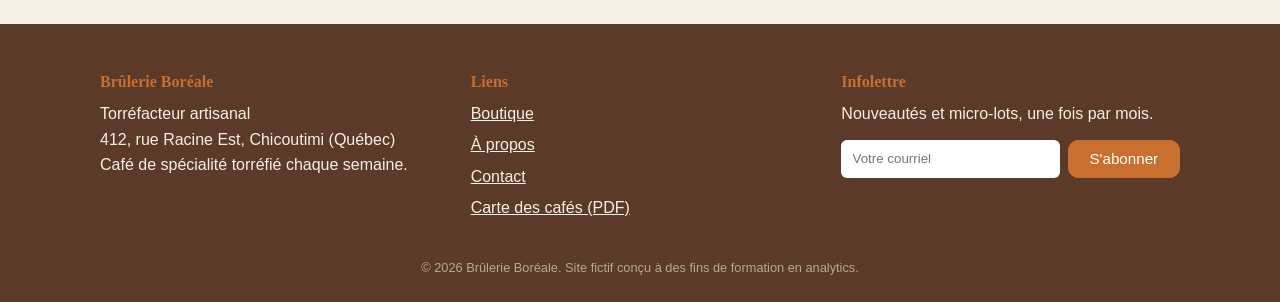
<file: boutique.html>
<!doctype html>
<html lang="fr-CA">
<head>
<meta charset="utf-8">
<meta name="viewport" content="width=device-width, initial-scale=1">
<title>Boutique | Brûlerie Boréale</title>
<meta name="description" content="Cafés de spécialité, micro-lots, accessoires et abonnements de la Brûlerie Boréale.">
<link rel="stylesheet" href="css/style.css">
<script src="js/config.js"></script>
<script src="js/tracking.js"></script>
<script>BB.pageMeta('boutique');</script>
<script src="js/gtm-loader.js"></script>
</head>
<body>
<!-- Google Tag Manager (noscript) -->
<noscript><iframe src="https://www.googletagmanager.com/ns.html?id=GTM-TPZQD2PT" height="0" width="0" style="display:none;visibility:hidden"></iframe></noscript>
<!-- End Google Tag Manager (noscript) -->

<header class="site-header">
  <div class="header-inner">
    <a class="logo" href="index.html">Brûlerie&nbsp;<span>Boréale</span></a>
    <nav class="main-nav">
      <a href="boutique.html">Boutique</a>
      <a href="blogue.html">Blogue</a>
      <a href="a-propos.html">À propos</a>
      <a href="contact.html">Contact</a>
    </nav>
    <form class="search-form" action="boutique.html" method="get">
      <input type="search" name="q" placeholder="Rechercher un café..." aria-label="Rechercher">
    </form>
    <div class="header-actions">
      <a href="compte.html" id="account-link">Compte</a>
      <a href="panier.html" class="cart-link">Panier <span class="cart-badge" id="cart-badge" hidden>0</span></a>
    </div>
  </div>
</header>

<main>
  <h1 id="shop-title">Boutique</h1>
  <p>Tous nos cafés sont torréfiés sur place, chaque semaine. Les prix sont en dollars canadiens.</p>

  <div class="shop-toolbar">
    <label for="filter-category">Catégorie</label>
    <select id="filter-category">
      <option value="tous">Toutes les catégories</option>
      <option value="Café espresso">Café espresso</option>
      <option value="Café filtre">Café filtre</option>
      <option value="Décaféiné">Décaféiné</option>
      <option value="Micro-lot">Micro-lot</option>
      <option value="Accessoires">Accessoires</option>
      <option value="Abonnement">Abonnement</option>
    </select>
    <label for="sort-by">Trier par</label>
    <select id="sort-by">
      <option value="defaut">Par défaut</option>
      <option value="nom">Nom (A-Z)</option>
      <option value="prix-asc">Prix croissant</option>
      <option value="prix-desc">Prix décroissant</option>
    </select>
    <span id="shop-count"></span>
  </div>

  <div class="product-grid" id="shop-grid"></div>
</main>

<footer class="site-footer">
  <div class="footer-inner">
    <div>
      <h3>Brûlerie Boréale</h3>
      <p>Torréfacteur artisanal<br>412, rue Racine Est, Chicoutimi (Québec)<br>Café de spécialité torréfié chaque semaine.</p>
    </div>
    <div>
      <h3>Liens</h3>
      <ul>
        <li><a href="boutique.html">Boutique</a></li>
        <li><a href="a-propos.html">À propos</a></li>
        <li><a href="contact.html">Contact</a></li>
        <li><a href="assets/carte-des-cafes.pdf">Carte des cafés (PDF)</a></li>
      </ul>
    </div>
    <div>
      <h3>Infolettre</h3>
      <p>Nouveautés et micro-lots, une fois par mois.</p>
      <form id="newsletter-form" class="newsletter-form">
        <input type="email" name="email" placeholder="Votre courriel" required aria-label="Courriel">
        <button type="submit" class="btn btn-accent">S'abonner</button>
      </form>
      <p class="newsletter-success" hidden>Merci! Vous êtes maintenant sur la liste.</p>
    </div>
  </div>
  <p class="footer-legal">© 2026 Brûlerie Boréale. Site fictif conçu à des fins de formation en analytics.</p>
</footer>

<script src="js/catalog.js"></script>
<script src="js/cart.js"></script>
<script src="js/main.js"></script>
<script src="js/pages/shop.js"></script>
</body>
</html>
</file>
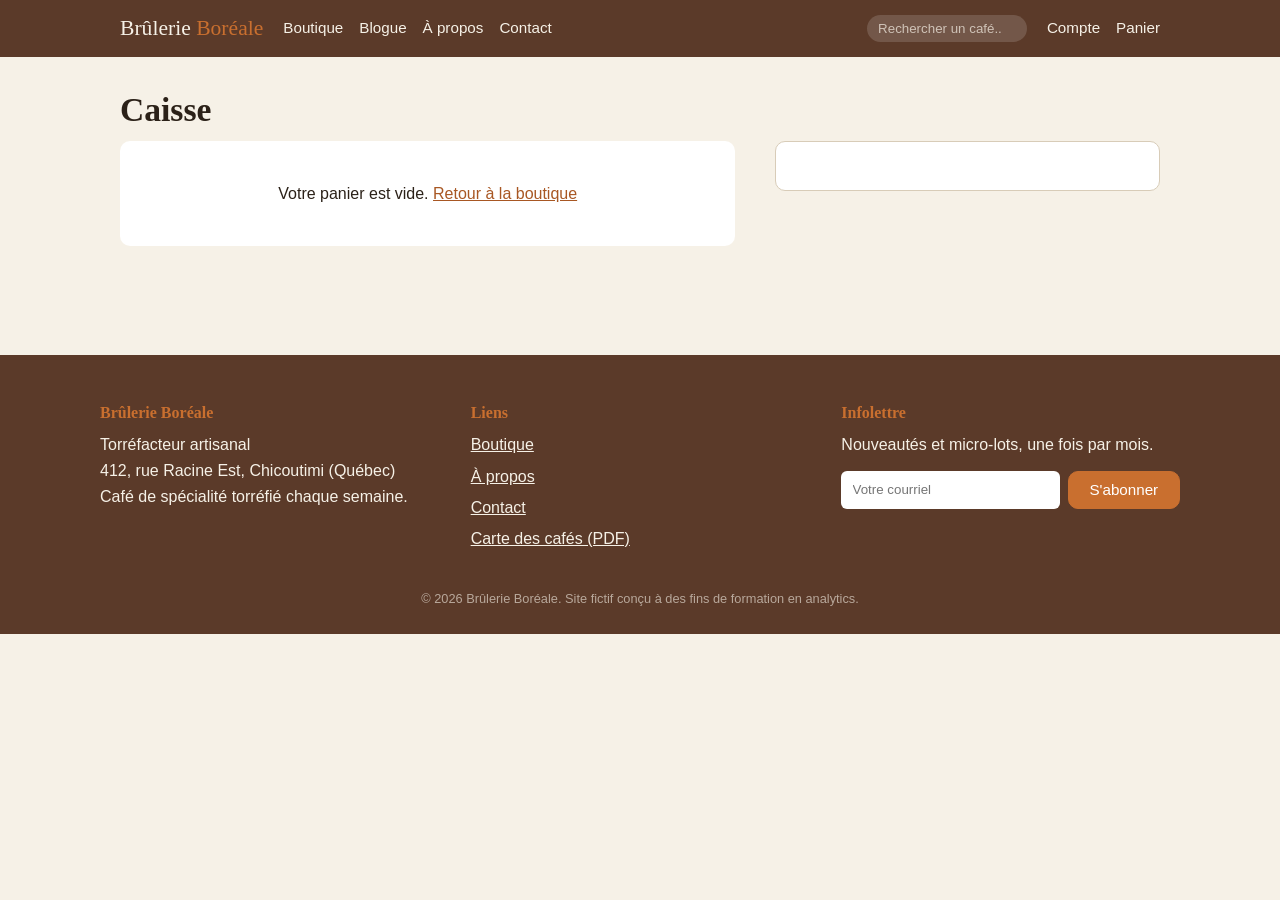
<file: caisse.html>
<!doctype html>
<html lang="fr-CA">
<head>
<meta charset="utf-8">
<meta name="viewport" content="width=device-width, initial-scale=1">
<title>Caisse | Brûlerie Boréale</title>
<link rel="stylesheet" href="css/style.css">
<script src="js/config.js"></script>
<script src="js/tracking.js"></script>
<script>BB.pageMeta('caisse');</script>
<script src="js/gtm-loader.js"></script>
</head>
<body>
<!-- Google Tag Manager (noscript) -->
<noscript><iframe src="https://www.googletagmanager.com/ns.html?id=GTM-TPZQD2PT" height="0" width="0" style="display:none;visibility:hidden"></iframe></noscript>
<!-- End Google Tag Manager (noscript) -->

<header class="site-header">
  <div class="header-inner">
    <a class="logo" href="index.html">Brûlerie&nbsp;<span>Boréale</span></a>
    <nav class="main-nav">
      <a href="boutique.html">Boutique</a>
      <a href="blogue.html">Blogue</a>
      <a href="a-propos.html">À propos</a>
      <a href="contact.html">Contact</a>
    </nav>
    <form class="search-form" action="boutique.html" method="get">
      <input type="search" name="q" placeholder="Rechercher un café..." aria-label="Rechercher">
    </form>
    <div class="header-actions">
      <a href="compte.html" id="account-link">Compte</a>
      <a href="panier.html" class="cart-link">Panier <span class="cart-badge" id="cart-badge" hidden>0</span></a>
    </div>
  </div>
</header>

<main>
  <h1>Caisse</h1>
  <div class="checkout-layout">
    <div id="checkout-steps">
      <div class="checkout-step">
        <h2>1. Coordonnées et adresse de livraison</h2>
        <form id="form-contact">
          <div class="form-grid">
            <div><label for="co-prenom">Prénom</label><input id="co-prenom" required autocomplete="given-name"></div>
            <div><label for="co-nom">Nom</label><input id="co-nom" required autocomplete="family-name"></div>
            <div class="full"><label for="co-courriel">Courriel</label><input id="co-courriel" type="email" required autocomplete="email"></div>
            <div class="full"><label for="co-adresse">Adresse</label><input id="co-adresse" required autocomplete="street-address"></div>
            <div><label for="co-ville">Ville</label><input id="co-ville" required autocomplete="address-level2"></div>
            <div><label for="co-province">Province</label>
              <select id="co-province">
                <option>Québec</option><option>Ontario</option><option>Nouveau-Brunswick</option><option>Autre</option>
              </select>
            </div>
            <div><label for="co-postal">Code postal</label><input id="co-postal" required autocomplete="postal-code" placeholder="G7H 1A1"></div>
          </div>
          <button type="submit" class="btn btn-accent">Continuer vers la livraison</button>
        </form>
      </div>

      <div class="checkout-step">
        <h2>2. Mode de livraison</h2>
        <form id="form-shipping">
          <div class="radio-group">
            <label class="radio-option"><input type="radio" name="shipping" value="standard" checked>
              <span id="standard-label">Standard (3 à 5 jours ouvrables) - 7,99 $</span></label>
            <label class="radio-option"><input type="radio" name="shipping" value="express">
              <span>Express (1 à 2 jours ouvrables) - 14,99 $</span></label>
          </div>
          <button type="submit" class="btn btn-accent">Continuer vers le paiement</button>
          <a href="#" data-goto-step="1" class="btn-link">Modifier mes coordonnées</a>
        </form>
      </div>

      <div class="checkout-step">
        <h2>3. Paiement</h2>
        <form id="form-payment">
          <div class="radio-group">
            <label class="radio-option"><input type="radio" name="payment" value="carte_credit" checked>
              <span>Carte de crédit</span></label>
            <label class="radio-option"><input type="radio" name="payment" value="paypal">
              <span>PayPal</span></label>
          </div>
          <div class="form-grid">
            <div class="full"><label for="cc-num">Numéro de carte (fictif)</label>
              <input id="cc-num" placeholder="4242 4242 4242 4242" autocomplete="off"></div>
            <div><label for="cc-exp">Expiration</label><input id="cc-exp" placeholder="12/29" autocomplete="off"></div>
            <div><label for="cc-cvv">CVV</label><input id="cc-cvv" placeholder="123" autocomplete="off"></div>
          </div>
          <p><small>Aucun paiement réel n'est traité : ce site est un environnement de pratique.</small></p>
          <button type="submit" class="btn btn-accent btn-lg">Confirmer la commande</button>
          <a href="#" data-goto-step="2" class="btn-link">Modifier la livraison</a>
        </form>
      </div>
    </div>

    <aside id="order-summary"></aside>
  </div>
</main>

<footer class="site-footer">
  <div class="footer-inner">
    <div>
      <h3>Brûlerie Boréale</h3>
      <p>Torréfacteur artisanal<br>412, rue Racine Est, Chicoutimi (Québec)<br>Café de spécialité torréfié chaque semaine.</p>
    </div>
    <div>
      <h3>Liens</h3>
      <ul>
        <li><a href="boutique.html">Boutique</a></li>
        <li><a href="a-propos.html">À propos</a></li>
        <li><a href="contact.html">Contact</a></li>
        <li><a href="assets/carte-des-cafes.pdf">Carte des cafés (PDF)</a></li>
      </ul>
    </div>
    <div>
      <h3>Infolettre</h3>
      <p>Nouveautés et micro-lots, une fois par mois.</p>
      <form id="newsletter-form" class="newsletter-form">
        <input type="email" name="email" placeholder="Votre courriel" required aria-label="Courriel">
        <button type="submit" class="btn btn-accent">S'abonner</button>
      </form>
      <p class="newsletter-success" hidden>Merci! Vous êtes maintenant sur la liste.</p>
    </div>
  </div>
  <p class="footer-legal">© 2026 Brûlerie Boréale. Site fictif conçu à des fins de formation en analytics.</p>
</footer>

<script src="js/catalog.js"></script>
<script src="js/cart.js"></script>
<script src="js/main.js"></script>
<script src="js/pages/checkout.js"></script>
</body>
</html>
</file>
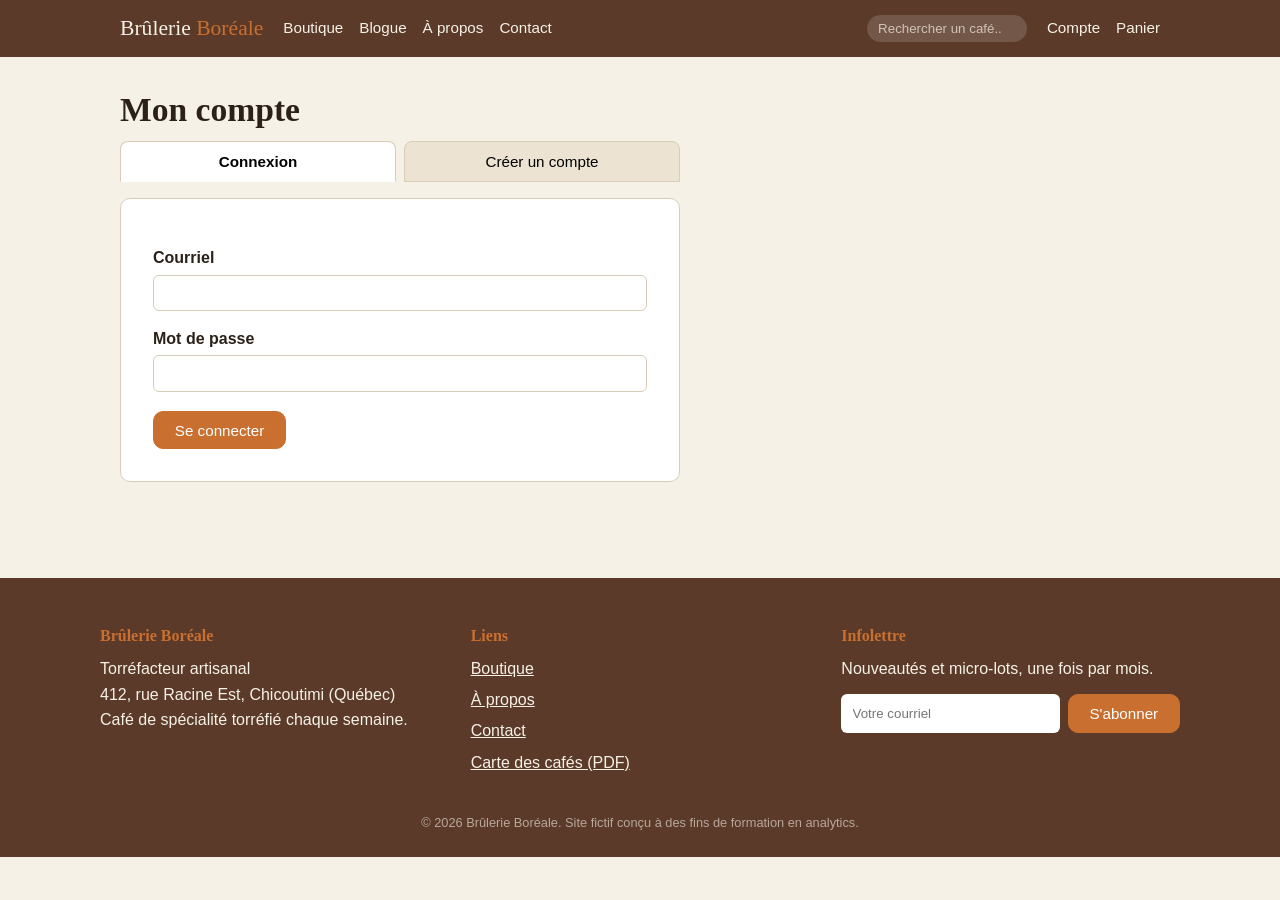
<file: compte.html>
<!doctype html>
<html lang="fr-CA">
<head>
<meta charset="utf-8">
<meta name="viewport" content="width=device-width, initial-scale=1">
<title>Mon compte | Brûlerie Boréale</title>
<link rel="stylesheet" href="css/style.css">
<script src="js/config.js"></script>
<script src="js/tracking.js"></script>
<script>BB.pageMeta('compte');</script>
<script src="js/gtm-loader.js"></script>
</head>
<body>
<!-- Google Tag Manager (noscript) -->
<noscript><iframe src="https://www.googletagmanager.com/ns.html?id=GTM-TPZQD2PT" height="0" width="0" style="display:none;visibility:hidden"></iframe></noscript>
<!-- End Google Tag Manager (noscript) -->

<header class="site-header">
  <div class="header-inner">
    <a class="logo" href="index.html">Brûlerie&nbsp;<span>Boréale</span></a>
    <nav class="main-nav">
      <a href="boutique.html">Boutique</a>
      <a href="blogue.html">Blogue</a>
      <a href="a-propos.html">À propos</a>
      <a href="contact.html">Contact</a>
    </nav>
    <form class="search-form" action="boutique.html" method="get">
      <input type="search" name="q" placeholder="Rechercher un café..." aria-label="Rechercher">
    </form>
    <div class="header-actions">
      <a href="compte.html" id="account-link">Compte</a>
      <a href="panier.html" class="cart-link">Panier <span class="cart-badge" id="cart-badge" hidden>0</span></a>
    </div>
  </div>
</header>

<main>
  <h1>Mon compte</h1>

  <div id="account-logged-out">
    <div class="tabs">
      <button class="tab-btn active" data-tab="tab-login">Connexion</button>
      <button class="tab-btn" data-tab="tab-signup">Créer un compte</button>
    </div>

    <div class="tab-panel" id="tab-login">
      <form id="login-form">
        <label for="login-courriel">Courriel</label>
        <input id="login-courriel" type="email" required autocomplete="email">
        <label for="login-mdp">Mot de passe</label>
        <input id="login-mdp" type="password" required autocomplete="current-password">
        <p class="form-error" id="login-error" hidden>Compte introuvable. Sur ce site de pratique, seul le compte créé dans ce navigateur peut se connecter.</p>
        <button type="submit" class="btn btn-accent">Se connecter</button>
      </form>
    </div>

    <div class="tab-panel" id="tab-signup" hidden>
      <form id="signup-form">
        <label for="signup-prenom">Prénom</label>
        <input id="signup-prenom" required autocomplete="given-name">
        <label for="signup-courriel">Courriel</label>
        <input id="signup-courriel" type="email" required autocomplete="email">
        <label for="signup-mdp">Mot de passe</label>
        <input id="signup-mdp" type="password" required minlength="6" autocomplete="new-password">
        <button type="submit" class="btn btn-accent">Créer mon compte</button>
      </form>
    </div>
  </div>

  <div id="account-logged-in" hidden>
    <div class="account-card">
      <h2 id="account-greeting"></h2>
      <p>Votre identifiant client : <strong id="account-userid"></strong></p>
      <p>Dans un vrai site, vous verriez ici vos commandes et vos abonnements. Sur ce site de pratique, l'important est que l'identifiant ci-dessus soit disponible dans le dataLayer pour le suivi User-ID.</p>
      <button id="logout-btn" class="btn">Se déconnecter</button>
    </div>
  </div>
</main>

<footer class="site-footer">
  <div class="footer-inner">
    <div>
      <h3>Brûlerie Boréale</h3>
      <p>Torréfacteur artisanal<br>412, rue Racine Est, Chicoutimi (Québec)<br>Café de spécialité torréfié chaque semaine.</p>
    </div>
    <div>
      <h3>Liens</h3>
      <ul>
        <li><a href="boutique.html">Boutique</a></li>
        <li><a href="a-propos.html">À propos</a></li>
        <li><a href="contact.html">Contact</a></li>
        <li><a href="assets/carte-des-cafes.pdf">Carte des cafés (PDF)</a></li>
      </ul>
    </div>
    <div>
      <h3>Infolettre</h3>
      <p>Nouveautés et micro-lots, une fois par mois.</p>
      <form id="newsletter-form" class="newsletter-form">
        <input type="email" name="email" placeholder="Votre courriel" required aria-label="Courriel">
        <button type="submit" class="btn btn-accent">S'abonner</button>
      </form>
      <p class="newsletter-success" hidden>Merci! Vous êtes maintenant sur la liste.</p>
    </div>
  </div>
  <p class="footer-legal">© 2026 Brûlerie Boréale. Site fictif conçu à des fins de formation en analytics.</p>
</footer>

<script src="js/catalog.js"></script>
<script src="js/cart.js"></script>
<script src="js/main.js"></script>
<script src="js/pages/account.js"></script>
</body>
</html>
</file>
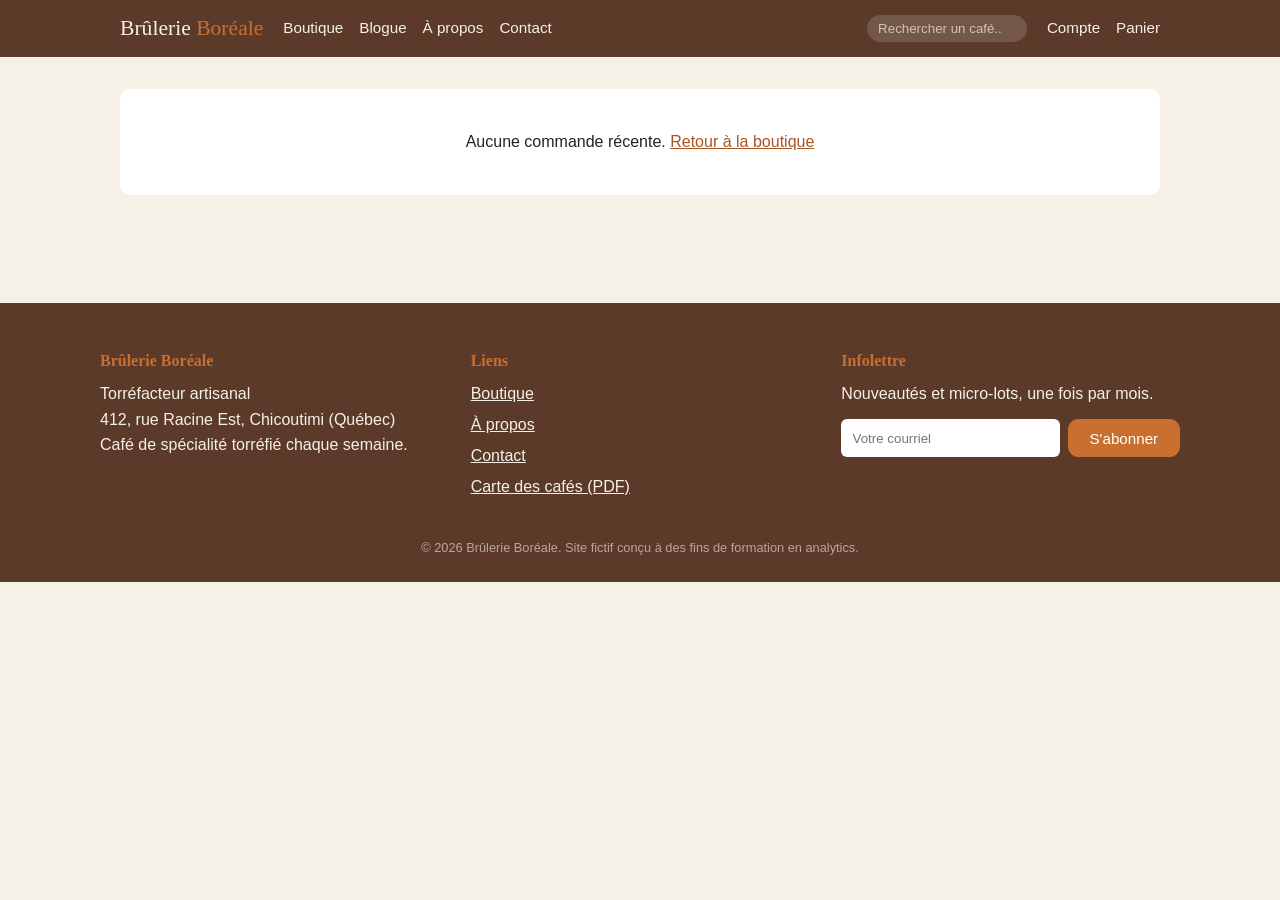
<file: confirmation.html>
<!doctype html>
<html lang="fr-CA">
<head>
<meta charset="utf-8">
<meta name="viewport" content="width=device-width, initial-scale=1">
<title>Confirmation de commande | Brûlerie Boréale</title>
<link rel="stylesheet" href="css/style.css">
<script src="js/config.js"></script>
<script src="js/tracking.js"></script>
<script>BB.pageMeta('confirmation');</script>
<script src="js/gtm-loader.js"></script>
</head>
<body>
<!-- Google Tag Manager (noscript) -->
<noscript><iframe src="https://www.googletagmanager.com/ns.html?id=GTM-TPZQD2PT" height="0" width="0" style="display:none;visibility:hidden"></iframe></noscript>
<!-- End Google Tag Manager (noscript) -->

<header class="site-header">
  <div class="header-inner">
    <a class="logo" href="index.html">Brûlerie&nbsp;<span>Boréale</span></a>
    <nav class="main-nav">
      <a href="boutique.html">Boutique</a>
      <a href="blogue.html">Blogue</a>
      <a href="a-propos.html">À propos</a>
      <a href="contact.html">Contact</a>
    </nav>
    <form class="search-form" action="boutique.html" method="get">
      <input type="search" name="q" placeholder="Rechercher un café..." aria-label="Rechercher">
    </form>
    <div class="header-actions">
      <a href="compte.html" id="account-link">Compte</a>
      <a href="panier.html" class="cart-link">Panier <span class="cart-badge" id="cart-badge" hidden>0</span></a>
    </div>
  </div>
</header>

<main>
  <div id="confirmation-container"></div>
</main>

<footer class="site-footer">
  <div class="footer-inner">
    <div>
      <h3>Brûlerie Boréale</h3>
      <p>Torréfacteur artisanal<br>412, rue Racine Est, Chicoutimi (Québec)<br>Café de spécialité torréfié chaque semaine.</p>
    </div>
    <div>
      <h3>Liens</h3>
      <ul>
        <li><a href="boutique.html">Boutique</a></li>
        <li><a href="a-propos.html">À propos</a></li>
        <li><a href="contact.html">Contact</a></li>
        <li><a href="assets/carte-des-cafes.pdf">Carte des cafés (PDF)</a></li>
      </ul>
    </div>
    <div>
      <h3>Infolettre</h3>
      <p>Nouveautés et micro-lots, une fois par mois.</p>
      <form id="newsletter-form" class="newsletter-form">
        <input type="email" name="email" placeholder="Votre courriel" required aria-label="Courriel">
        <button type="submit" class="btn btn-accent">S'abonner</button>
      </form>
      <p class="newsletter-success" hidden>Merci! Vous êtes maintenant sur la liste.</p>
    </div>
  </div>
  <p class="footer-legal">© 2026 Brûlerie Boréale. Site fictif conçu à des fins de formation en analytics.</p>
</footer>

<script src="js/catalog.js"></script>
<script src="js/cart.js"></script>
<script src="js/main.js"></script>
<script src="js/pages/confirmation.js"></script>
</body>
</html>
</file>
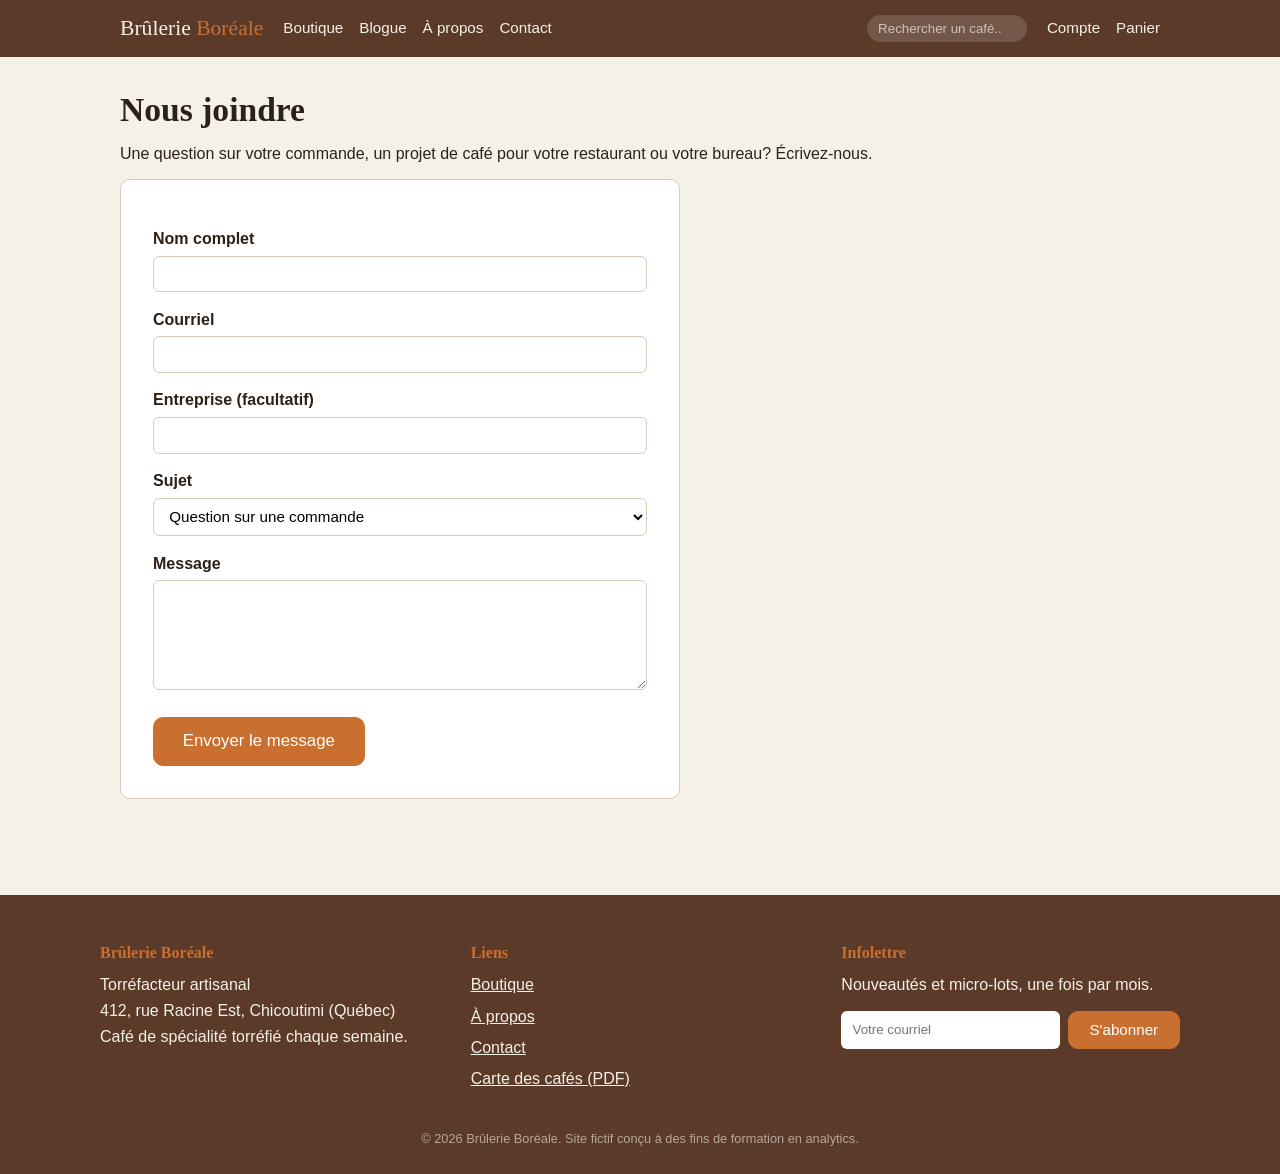
<file: contact.html>
<!doctype html>
<html lang="fr-CA">
<head>
<meta charset="utf-8">
<meta name="viewport" content="width=device-width, initial-scale=1">
<title>Contact | Brûlerie Boréale</title>
<meta name="description" content="Écrivez-nous : service client, ventes en gros, presse.">
<link rel="stylesheet" href="css/style.css">
<script src="js/config.js"></script>
<script src="js/tracking.js"></script>
<script>BB.pageMeta('contact');</script>
<script src="js/gtm-loader.js"></script>
</head>
<body>
<!-- Google Tag Manager (noscript) -->
<noscript><iframe src="https://www.googletagmanager.com/ns.html?id=GTM-TPZQD2PT" height="0" width="0" style="display:none;visibility:hidden"></iframe></noscript>
<!-- End Google Tag Manager (noscript) -->

<header class="site-header">
  <div class="header-inner">
    <a class="logo" href="index.html">Brûlerie&nbsp;<span>Boréale</span></a>
    <nav class="main-nav">
      <a href="boutique.html">Boutique</a>
      <a href="blogue.html">Blogue</a>
      <a href="a-propos.html">À propos</a>
      <a href="contact.html">Contact</a>
    </nav>
    <form class="search-form" action="boutique.html" method="get">
      <input type="search" name="q" placeholder="Rechercher un café..." aria-label="Rechercher">
    </form>
    <div class="header-actions">
      <a href="compte.html" id="account-link">Compte</a>
      <a href="panier.html" class="cart-link">Panier <span class="cart-badge" id="cart-badge" hidden>0</span></a>
    </div>
  </div>
</header>

<main>
  <h1>Nous joindre</h1>
  <p>Une question sur votre commande, un projet de café pour votre restaurant ou votre bureau? Écrivez-nous.</p>

  <form id="contact-form" class="contact-card">
    <label for="contact-nom">Nom complet</label>
    <input id="contact-nom" required autocomplete="name">

    <label for="contact-courriel">Courriel</label>
    <input id="contact-courriel" type="email" required autocomplete="email">

    <label for="contact-entreprise">Entreprise (facultatif)</label>
    <input id="contact-entreprise" autocomplete="organization">

    <label for="contact-sujet">Sujet</label>
    <select id="contact-sujet" required>
      <option value="commande">Question sur une commande</option>
      <option value="grossiste">Devenir client grossiste (cafés, restaurants, bureaux)</option>
      <option value="presse">Demande médias et presse</option>
      <option value="autre">Autre</option>
    </select>

    <label for="contact-message">Message</label>
    <textarea id="contact-message" rows="5" required></textarea>

    <button type="submit" class="btn btn-accent btn-lg">Envoyer le message</button>
  </form>

  <div id="contact-success" class="form-success" hidden>
    <h2>Message envoyé!</h2>
    <p>Merci, notre équipe vous répondra dans un délai de 1 à 2 jours ouvrables. (En vrai, rien n'a été envoyé : ce site est un environnement de pratique.)</p>
  </div>
</main>

<footer class="site-footer">
  <div class="footer-inner">
    <div>
      <h3>Brûlerie Boréale</h3>
      <p>Torréfacteur artisanal<br>412, rue Racine Est, Chicoutimi (Québec)<br>Café de spécialité torréfié chaque semaine.</p>
    </div>
    <div>
      <h3>Liens</h3>
      <ul>
        <li><a href="boutique.html">Boutique</a></li>
        <li><a href="a-propos.html">À propos</a></li>
        <li><a href="contact.html">Contact</a></li>
        <li><a href="assets/carte-des-cafes.pdf">Carte des cafés (PDF)</a></li>
      </ul>
    </div>
    <div>
      <h3>Infolettre</h3>
      <p>Nouveautés et micro-lots, une fois par mois.</p>
      <form id="newsletter-form" class="newsletter-form">
        <input type="email" name="email" placeholder="Votre courriel" required aria-label="Courriel">
        <button type="submit" class="btn btn-accent">S'abonner</button>
      </form>
      <p class="newsletter-success" hidden>Merci! Vous êtes maintenant sur la liste.</p>
    </div>
  </div>
  <p class="footer-legal">© 2026 Brûlerie Boréale. Site fictif conçu à des fins de formation en analytics.</p>
</footer>

<script src="js/catalog.js"></script>
<script src="js/cart.js"></script>
<script src="js/main.js"></script>
<script src="js/pages/contact.js"></script>
</body>
</html>
</file>
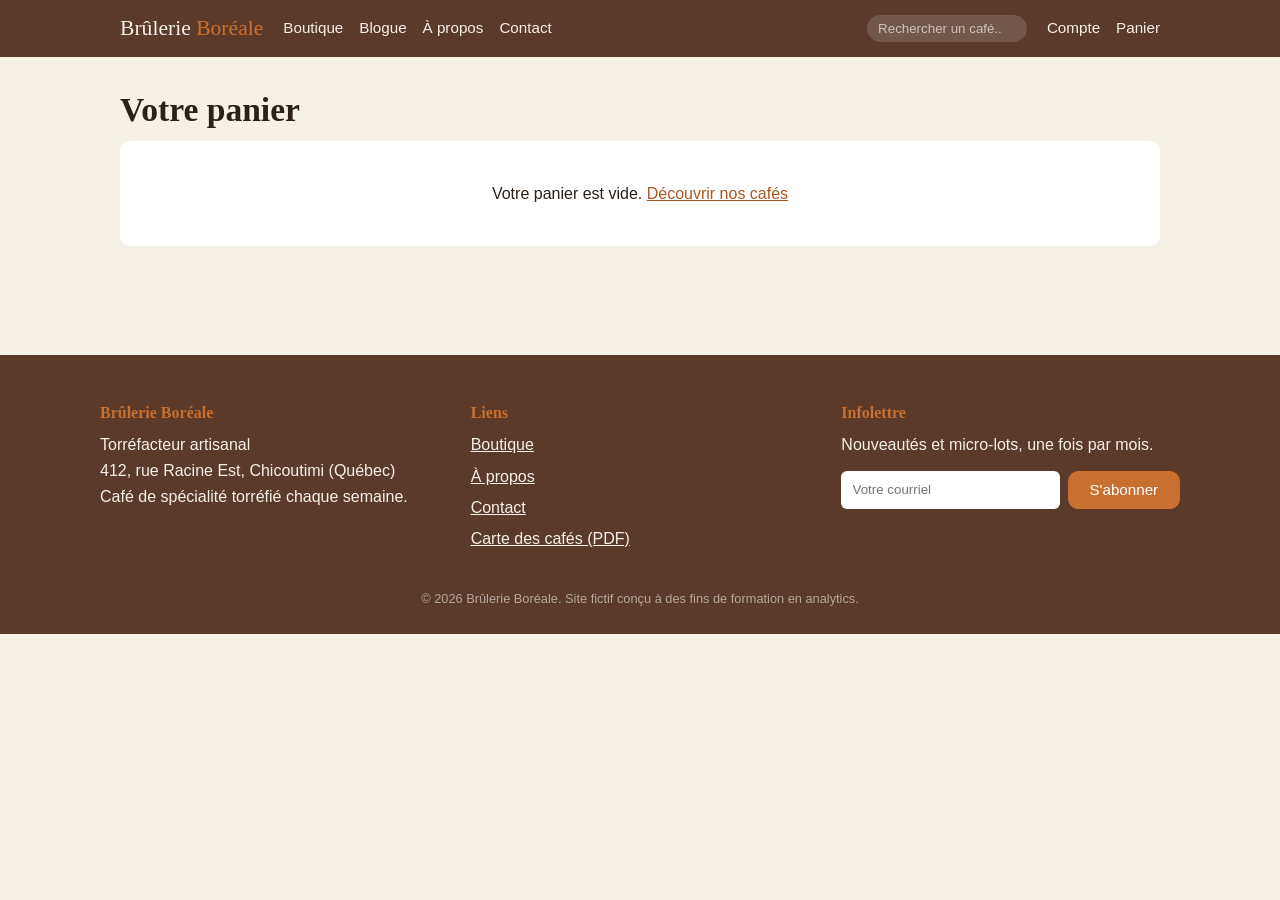
<file: panier.html>
<!doctype html>
<html lang="fr-CA">
<head>
<meta charset="utf-8">
<meta name="viewport" content="width=device-width, initial-scale=1">
<title>Panier | Brûlerie Boréale</title>
<link rel="stylesheet" href="css/style.css">
<script src="js/config.js"></script>
<script src="js/tracking.js"></script>
<script>BB.pageMeta('panier');</script>
<script src="js/gtm-loader.js"></script>
</head>
<body>
<!-- Google Tag Manager (noscript) -->
<noscript><iframe src="https://www.googletagmanager.com/ns.html?id=GTM-TPZQD2PT" height="0" width="0" style="display:none;visibility:hidden"></iframe></noscript>
<!-- End Google Tag Manager (noscript) -->

<header class="site-header">
  <div class="header-inner">
    <a class="logo" href="index.html">Brûlerie&nbsp;<span>Boréale</span></a>
    <nav class="main-nav">
      <a href="boutique.html">Boutique</a>
      <a href="blogue.html">Blogue</a>
      <a href="a-propos.html">À propos</a>
      <a href="contact.html">Contact</a>
    </nav>
    <form class="search-form" action="boutique.html" method="get">
      <input type="search" name="q" placeholder="Rechercher un café..." aria-label="Rechercher">
    </form>
    <div class="header-actions">
      <a href="compte.html" id="account-link">Compte</a>
      <a href="panier.html" class="cart-link">Panier <span class="cart-badge" id="cart-badge" hidden>0</span></a>
    </div>
  </div>
</header>

<main>
  <h1>Votre panier</h1>
  <div id="cart-container"></div>
</main>

<footer class="site-footer">
  <div class="footer-inner">
    <div>
      <h3>Brûlerie Boréale</h3>
      <p>Torréfacteur artisanal<br>412, rue Racine Est, Chicoutimi (Québec)<br>Café de spécialité torréfié chaque semaine.</p>
    </div>
    <div>
      <h3>Liens</h3>
      <ul>
        <li><a href="boutique.html">Boutique</a></li>
        <li><a href="a-propos.html">À propos</a></li>
        <li><a href="contact.html">Contact</a></li>
        <li><a href="assets/carte-des-cafes.pdf">Carte des cafés (PDF)</a></li>
      </ul>
    </div>
    <div>
      <h3>Infolettre</h3>
      <p>Nouveautés et micro-lots, une fois par mois.</p>
      <form id="newsletter-form" class="newsletter-form">
        <input type="email" name="email" placeholder="Votre courriel" required aria-label="Courriel">
        <button type="submit" class="btn btn-accent">S'abonner</button>
      </form>
      <p class="newsletter-success" hidden>Merci! Vous êtes maintenant sur la liste.</p>
    </div>
  </div>
  <p class="footer-legal">© 2026 Brûlerie Boréale. Site fictif conçu à des fins de formation en analytics.</p>
</footer>

<script src="js/catalog.js"></script>
<script src="js/cart.js"></script>
<script src="js/main.js"></script>
<script src="js/pages/cart-page.js"></script>
</body>
</html>
</file>
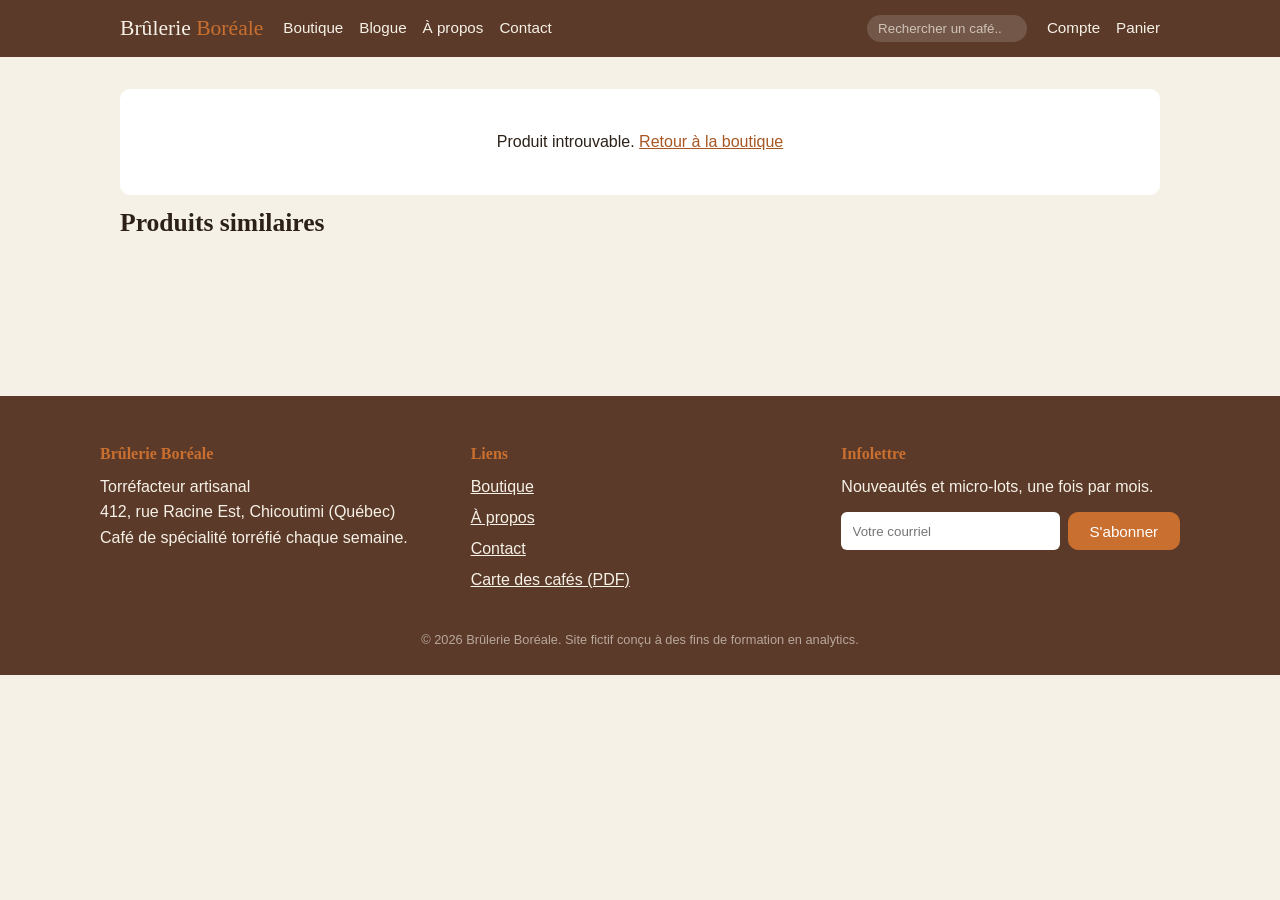
<file: produit.html>
<!doctype html>
<html lang="fr-CA">
<head>
<meta charset="utf-8">
<meta name="viewport" content="width=device-width, initial-scale=1">
<title>Produit | Brûlerie Boréale</title>
<meta name="description" content="Fiche produit de la Brûlerie Boréale.">
<link rel="stylesheet" href="css/style.css">
<script src="js/config.js"></script>
<script src="js/tracking.js"></script>
<script>BB.pageMeta('produit');</script>
<script src="js/gtm-loader.js"></script>
</head>
<body>
<!-- Google Tag Manager (noscript) -->
<noscript><iframe src="https://www.googletagmanager.com/ns.html?id=GTM-TPZQD2PT" height="0" width="0" style="display:none;visibility:hidden"></iframe></noscript>
<!-- End Google Tag Manager (noscript) -->

<header class="site-header">
  <div class="header-inner">
    <a class="logo" href="index.html">Brûlerie&nbsp;<span>Boréale</span></a>
    <nav class="main-nav">
      <a href="boutique.html">Boutique</a>
      <a href="blogue.html">Blogue</a>
      <a href="a-propos.html">À propos</a>
      <a href="contact.html">Contact</a>
    </nav>
    <form class="search-form" action="boutique.html" method="get">
      <input type="search" name="q" placeholder="Rechercher un café..." aria-label="Rechercher">
    </form>
    <div class="header-actions">
      <a href="compte.html" id="account-link">Compte</a>
      <a href="panier.html" class="cart-link">Panier <span class="cart-badge" id="cart-badge" hidden>0</span></a>
    </div>
  </div>
</header>

<main>
  <div id="product-detail"></div>

  <section id="related-section">
    <h2>Produits similaires</h2>
    <div class="product-grid" id="related-grid"></div>
  </section>
</main>

<footer class="site-footer">
  <div class="footer-inner">
    <div>
      <h3>Brûlerie Boréale</h3>
      <p>Torréfacteur artisanal<br>412, rue Racine Est, Chicoutimi (Québec)<br>Café de spécialité torréfié chaque semaine.</p>
    </div>
    <div>
      <h3>Liens</h3>
      <ul>
        <li><a href="boutique.html">Boutique</a></li>
        <li><a href="a-propos.html">À propos</a></li>
        <li><a href="contact.html">Contact</a></li>
        <li><a href="assets/carte-des-cafes.pdf">Carte des cafés (PDF)</a></li>
      </ul>
    </div>
    <div>
      <h3>Infolettre</h3>
      <p>Nouveautés et micro-lots, une fois par mois.</p>
      <form id="newsletter-form" class="newsletter-form">
        <input type="email" name="email" placeholder="Votre courriel" required aria-label="Courriel">
        <button type="submit" class="btn btn-accent">S'abonner</button>
      </form>
      <p class="newsletter-success" hidden>Merci! Vous êtes maintenant sur la liste.</p>
    </div>
  </div>
  <p class="footer-legal">© 2026 Brûlerie Boréale. Site fictif conçu à des fins de formation en analytics.</p>
</footer>

<script src="js/catalog.js"></script>
<script src="js/cart.js"></script>
<script src="js/main.js"></script>
<script src="js/pages/product.js"></script>
</body>
</html>
</file>
<file: css/style.css>
/* Brûlerie Boréale : feuille de style principale */
:root {
  --cream: #f6f1e7;
  --cream-dark: #ece3d2;
  --ink: #2b2118;
  --brown: #5b3a29;
  --accent: #c96f2f;
  --accent-dark: #a85723;
  --green: #3f6a56;
  --border: #d8ccb8;
  --radius: 10px;
}

* { box-sizing: border-box; margin: 0; padding: 0; }

body {
  font-family: -apple-system, "Segoe UI", Roboto, "Helvetica Neue", Arial, sans-serif;
  background: var(--cream);
  color: var(--ink);
  line-height: 1.6;
}

h1, h2, h3 { font-family: Georgia, "Times New Roman", serif; line-height: 1.25; }
h1 { font-size: 2.1rem; margin-bottom: 0.6rem; }
h2 { font-size: 1.6rem; margin-bottom: 0.8rem; }
h3 { font-size: 1.15rem; margin-bottom: 0.4rem; }
p { margin-bottom: 0.8rem; }
a { color: var(--accent-dark); }
img, svg { max-width: 100%; display: block; }

main { max-width: 1080px; margin: 0 auto; padding: 2rem 1.25rem 4rem; }
section { margin-bottom: 3rem; }

/* En-tête */
.site-header { background: var(--brown); color: var(--cream); position: sticky; top: 0; z-index: 50; }
.header-inner {
  max-width: 1080px; margin: 0 auto; padding: 0.7rem 1.25rem;
  display: flex; align-items: center; gap: 1.25rem; flex-wrap: wrap;
}
.logo { font-family: Georgia, serif; font-size: 1.35rem; color: var(--cream); text-decoration: none; }
.logo span { color: var(--accent); }
.main-nav { display: flex; gap: 1rem; }
.main-nav a { color: var(--cream); text-decoration: none; font-size: 0.95rem; }
.main-nav a:hover { color: var(--accent); }
.search-form { margin-left: auto; }
.search-form input {
  padding: 0.4rem 0.7rem; border: none; border-radius: 20px;
  background: rgba(255, 255, 255, 0.15); color: var(--cream); width: 160px;
}
.search-form input::placeholder { color: rgba(246, 241, 231, 0.7); }
.header-actions { display: flex; gap: 1rem; align-items: center; }
.header-actions a { color: var(--cream); text-decoration: none; font-size: 0.95rem; }
.cart-badge {
  background: var(--accent); border-radius: 50%; padding: 0.05rem 0.45rem;
  font-size: 0.8rem; margin-left: 0.2rem;
}

/* Boutons */
.btn {
  display: inline-block; padding: 0.6rem 1.3rem; border-radius: var(--radius);
  border: 1px solid var(--brown); background: transparent; color: var(--brown);
  font-size: 0.95rem; cursor: pointer; text-decoration: none; text-align: center;
}
.btn:hover { background: var(--cream-dark); }
.btn-accent { background: var(--accent); border-color: var(--accent); color: #fff; }
.btn-accent:hover { background: var(--accent-dark); border-color: var(--accent-dark); }
.btn-ghost { border-color: rgba(255,255,255,0.5); color: var(--cream); }
.btn-lg { padding: 0.85rem 1.8rem; font-size: 1.05rem; }
.btn-link { background: none; border: none; color: var(--accent-dark); text-decoration: underline; cursor: pointer; }

/* Héro */
.hero {
  background: linear-gradient(120deg, var(--brown), #3d2718);
  color: var(--cream); border-radius: var(--radius);
  padding: 3.5rem 2.5rem; margin-bottom: 3rem;
}
.hero h1 { font-size: 2.4rem; max-width: 24ch; }
.hero p { max-width: 55ch; color: rgba(246, 241, 231, 0.85); }
.hero-promo {
  display: inline-block; margin-bottom: 1rem; padding: 0.35rem 0.9rem;
  background: var(--accent); color: #fff; border-radius: 20px;
  font-size: 0.9rem; text-decoration: none;
}
.hero .btn { margin-top: 0.8rem; margin-right: 0.6rem; }

/* Grilles produits */
.product-grid {
  display: grid; grid-template-columns: repeat(auto-fill, minmax(220px, 1fr)); gap: 1.4rem;
}
.product-card {
  background: #fff; border: 1px solid var(--border); border-radius: var(--radius);
  overflow: hidden; transition: transform 0.15s ease, box-shadow 0.15s ease;
}
.product-card:hover { transform: translateY(-3px); box-shadow: 0 6px 18px rgba(43, 33, 24, 0.12); }
.product-card-link { display: block; color: inherit; text-decoration: none; padding-bottom: 1rem; }
.product-visual svg { width: 100%; height: auto; }
.product-card h3, .product-card .product-notes, .product-card .product-price, .product-card .product-category {
  padding: 0 1rem;
}
.product-category {
  display: inline-block; margin: 0.8rem 1rem 0.3rem; padding: 0.1rem 0.6rem;
  background: var(--cream-dark); border-radius: 12px; font-size: 0.75rem;
  text-transform: uppercase; letter-spacing: 0.04em; color: var(--brown);
}
.product-notes { font-size: 0.88rem; color: #6d5c4d; font-style: italic; }
.product-price { font-weight: 700; font-size: 1.05rem; }
.empty-state { padding: 2.5rem; text-align: center; background: #fff; border-radius: var(--radius); }

/* Fiche produit */
.breadcrumb { font-size: 0.88rem; margin-bottom: 1.5rem; color: #6d5c4d; }
.product-layout { display: grid; grid-template-columns: minmax(260px, 380px) 1fr; gap: 2.5rem; align-items: start; }
.product-visual-lg { background: #fff; border: 1px solid var(--border); border-radius: var(--radius); overflow: hidden; }
.product-info .product-category { margin-left: 0; }
.product-price-lg { font-size: 1.5rem; margin: 0.6rem 0 1rem; }
.product-info label { display: block; font-weight: 600; margin: 0.8rem 0 0.25rem; }
.product-info select, .qty-row input {
  padding: 0.5rem 0.7rem; border: 1px solid var(--border); border-radius: 6px; background: #fff; font-size: 0.95rem;
}
.qty-row { display: flex; gap: 0.8rem; align-items: end; margin-top: 1rem; flex-wrap: wrap; }
.qty-row label { margin: 0 0 0.25rem; }
.qty-row input { width: 70px; }
.add-confirmation { margin-top: 1rem; color: var(--green); font-weight: 600; }

/* Filtres boutique */
.shop-toolbar {
  display: flex; gap: 1rem; align-items: center; flex-wrap: wrap; margin-bottom: 1.5rem;
}
.shop-toolbar select {
  padding: 0.45rem 0.7rem; border: 1px solid var(--border); border-radius: 6px; background: #fff;
}
#shop-count { margin-left: auto; color: #6d5c4d; font-size: 0.9rem; }

/* Panier et tableaux */
.cart-table { width: 100%; border-collapse: collapse; background: #fff; border-radius: var(--radius); overflow: hidden; }
.cart-table th, .cart-table td { padding: 0.8rem; text-align: left; border-bottom: 1px solid var(--border); }
.cart-table th { background: var(--cream-dark); font-size: 0.85rem; text-transform: uppercase; letter-spacing: 0.03em; }
.cart-visual { width: 70px; }
.cart-visual svg { width: 60px; border-radius: 6px; }
.qty-input { width: 60px; padding: 0.35rem; border: 1px solid var(--border); border-radius: 6px; }
.cart-summary { margin-top: 1.5rem; max-width: 380px; margin-left: auto; }
.coupon-form { display: flex; gap: 0.6rem; margin-bottom: 0.8rem; }
.coupon-form input { flex: 1; padding: 0.5rem 0.7rem; border: 1px solid var(--border); border-radius: 6px; }
.coupon-ok { color: var(--green); font-weight: 600; align-self: center; }
.totals { display: grid; grid-template-columns: 1fr auto; gap: 0.3rem 1rem; margin: 1rem 0; }
.totals dd { text-align: right; }
.grand-total { font-weight: 700; font-size: 1.1rem; border-top: 1px solid var(--border); padding-top: 0.5rem; }
.form-error { color: #b3261e; font-size: 0.9rem; }

/* Caisse */
.checkout-layout { display: grid; grid-template-columns: 1.6fr 1fr; gap: 2.5rem; align-items: start; }
.checkout-step { background: #fff; border: 1px solid var(--border); border-radius: var(--radius); padding: 1.5rem; margin-bottom: 1rem; opacity: 0.55; }
.checkout-step.active { opacity: 1; border-color: var(--accent); }
.checkout-step.done { opacity: 0.8; }
.checkout-step form { display: none; }
.checkout-step.active form { display: block; }
.checkout-step h2 { font-size: 1.2rem; }
.form-grid { display: grid; grid-template-columns: 1fr 1fr; gap: 0.8rem 1rem; margin: 1rem 0; }
.form-grid .full { grid-column: 1 / -1; }
.form-grid label, .radio-group label { display: block; font-size: 0.88rem; font-weight: 600; margin-bottom: 0.2rem; }
.form-grid input, .form-grid select, .contact-card textarea, .contact-card input, .contact-card select, .tab-panel input {
  width: 100%; padding: 0.55rem 0.7rem; border: 1px solid var(--border); border-radius: 6px; background: #fff; font-size: 0.95rem;
}
.radio-group { display: flex; flex-direction: column; gap: 0.6rem; margin: 1rem 0; }
.radio-group .radio-option {
  display: flex; align-items: center; gap: 0.6rem; padding: 0.7rem 0.9rem;
  border: 1px solid var(--border); border-radius: 8px; font-weight: 400; cursor: pointer;
}
#order-summary { background: #fff; border: 1px solid var(--border); border-radius: var(--radius); padding: 1.5rem; position: sticky; top: 80px; }

/* Confirmation */
.confirmation-box { background: #fff; border: 1px solid var(--border); border-radius: var(--radius); padding: 2.5rem; max-width: 640px; margin: 0 auto; }
.confirmation-box .btn { margin-top: 1rem; }

/* Contact et compte */
.contact-card, .tab-panel, .account-card {
  background: #fff; border: 1px solid var(--border); border-radius: var(--radius); padding: 2rem; max-width: 560px;
}
.contact-card label { display: block; font-weight: 600; margin: 0.9rem 0 0.25rem; }
.contact-card .btn, .tab-panel .btn { margin-top: 1.2rem; }
.form-success { background: #e8f2ec; border: 1px solid var(--green); border-radius: var(--radius); padding: 1.5rem; max-width: 560px; color: var(--green); }
.tabs { display: flex; gap: 0.5rem; margin-bottom: 1rem; max-width: 560px; }
.tab-btn { flex: 1; padding: 0.7rem; border: 1px solid var(--border); background: var(--cream-dark); border-radius: 8px 8px 0 0; cursor: pointer; font-size: 0.95rem; }
.tab-btn.active { background: #fff; border-bottom-color: #fff; font-weight: 700; }
.tab-panel label { display: block; font-weight: 600; margin: 0.9rem 0 0.25rem; }

/* Blogue */
.article-grid { display: grid; grid-template-columns: repeat(auto-fill, minmax(280px, 1fr)); gap: 1.4rem; }
.article-card { background: #fff; border: 1px solid var(--border); border-radius: var(--radius); padding: 1.5rem; }
.article-card .meta { font-size: 0.82rem; color: #6d5c4d; text-transform: uppercase; letter-spacing: 0.04em; }
.article-body { max-width: 68ch; margin: 0 auto; background: #fff; border: 1px solid var(--border); border-radius: var(--radius); padding: 2.5rem; }
.article-body h1 { margin-bottom: 1rem; }
.article-body h2 { margin-top: 1.8rem; }

/* Lecteur vidéo simulé */
.video-player { background: var(--ink); border-radius: var(--radius); padding: 2.5rem 1.5rem; text-align: center; color: var(--cream); margin: 1.5rem 0; }
.video-progress { background: rgba(255,255,255,0.2); height: 8px; border-radius: 4px; margin: 1.2rem 0 0.5rem; overflow: hidden; }
.video-progress-bar { background: var(--accent); height: 100%; width: 0; transition: width 0.4s linear; }
.video-time { font-size: 0.85rem; opacity: 0.8; }

/* Pied de page */
.site-footer { background: var(--brown); color: var(--cream); padding: 3rem 1.25rem 1.5rem; margin-top: 2rem; }
.footer-inner { max-width: 1080px; margin: 0 auto; display: grid; grid-template-columns: repeat(auto-fit, minmax(220px, 1fr)); gap: 2rem; }
.site-footer h3 { color: var(--accent); font-size: 1rem; margin-bottom: 0.6rem; }
.site-footer a { color: var(--cream); }
.site-footer ul { list-style: none; }
.site-footer li { margin-bottom: 0.35rem; }
.newsletter-form { display: flex; gap: 0.5rem; margin-top: 0.5rem; }
.newsletter-form input { flex: 1; padding: 0.5rem 0.7rem; border: none; border-radius: 6px; }
.newsletter-success { color: #9fd4b5; font-weight: 600; }
.footer-legal { max-width: 1080px; margin: 2rem auto 0; font-size: 0.8rem; opacity: 0.6; text-align: center; }

/* Divers */
.section-header { display: flex; align-items: baseline; justify-content: space-between; margin-bottom: 1.2rem; }
.section-header a { font-size: 0.92rem; }
.value-props { display: grid; grid-template-columns: repeat(auto-fit, minmax(240px, 1fr)); gap: 1.4rem; }
.value-prop { background: #fff; border: 1px solid var(--border); border-radius: var(--radius); padding: 1.5rem; }

@media (max-width: 760px) {
  .product-layout, .checkout-layout { grid-template-columns: 1fr; }
  .form-grid { grid-template-columns: 1fr; }
  .search-form { order: 3; width: 100%; margin-left: 0; }
  .search-form input { width: 100%; }
  .hero { padding: 2.2rem 1.5rem; }
  .hero h1 { font-size: 1.8rem; }
  .cart-table th:nth-child(1), .cart-table td:nth-child(1) { display: none; }
}
</file>
